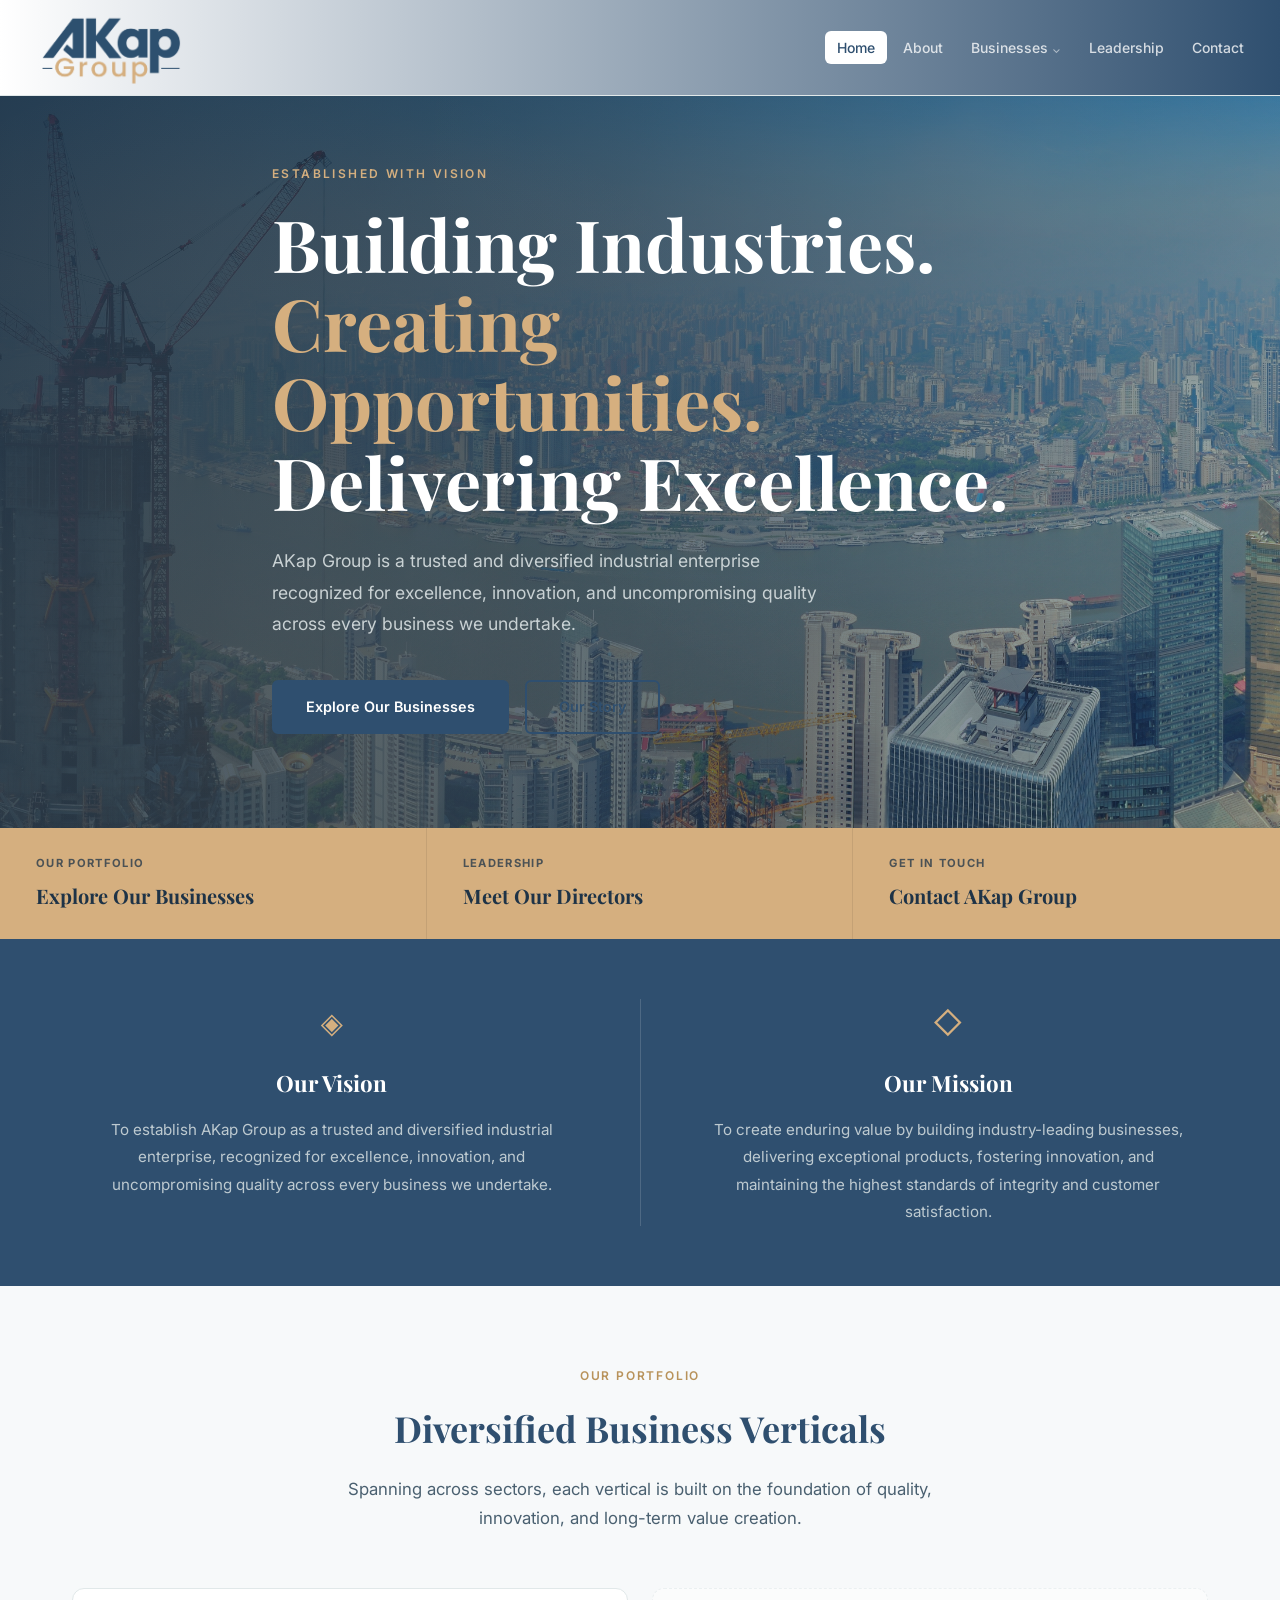
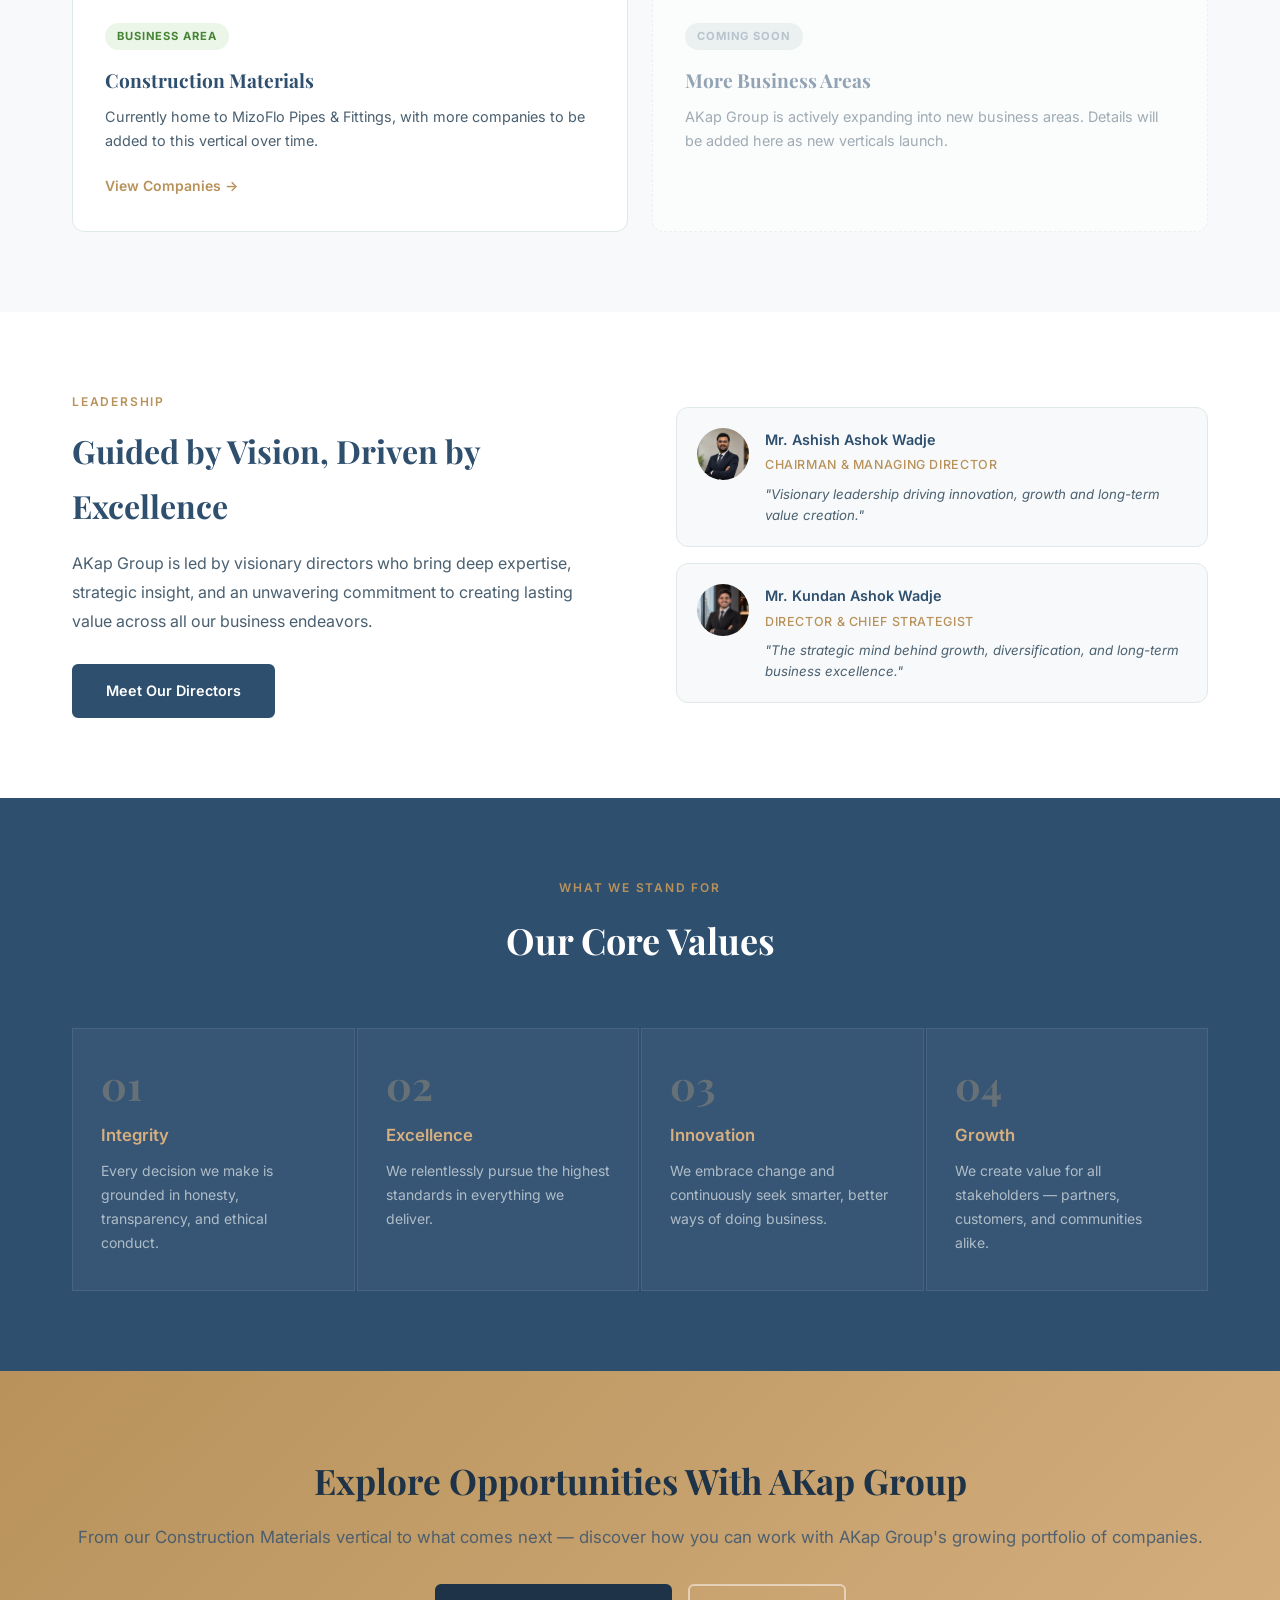
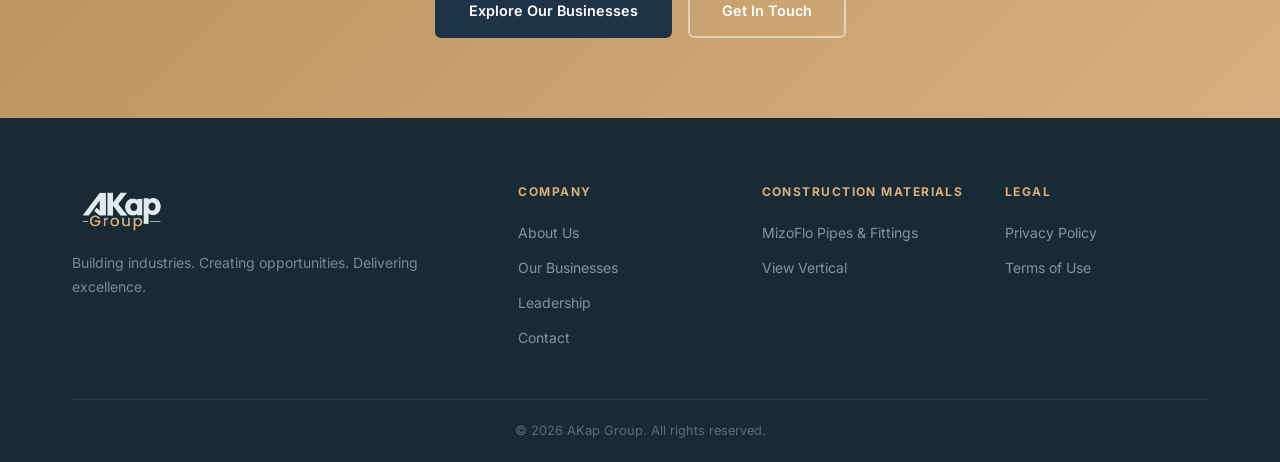
<file: index.html>
<!DOCTYPE html>
<html lang="en">
<head>
<meta charset="UTF-8">
<meta name="viewport" content="width=device-width, initial-scale=1.0">
<title>AKap Group | Building Industries, Building Nation. Creating Opportunities.</title>
<link rel="preconnect" href="https://fonts.googleapis.com">
<link href="https://fonts.googleapis.com/css2?family=Inter:wght@300;400;500;600;700&family=Playfair+Display:wght@400;600;700&display=swap" rel="stylesheet">
<link rel="stylesheet" href="style.css">
<link rel="preload" as="image" href="images/hero-home.jpg" fetchpriority="high">
</head>
<body>

<!-- Navigation -->
<nav class="navbar" id="navbar">
  <div class="nav-container">
   <a href="index.html" class="nav-logo">
    <img src="images/logo-light.png" data-img="logoLight" alt="AKap Group" class="site-logo">
</a>
    <button class="hamburger" id="hamburger" aria-label="Toggle menu">
      <span></span><span></span><span></span>
    </button>
    <ul class="nav-links" id="navLinks">
      <li><a href="index.html" class="active">Home</a></li>
      <li><a href="about.html">About</a></li>
      <li class="nav-dropdown">
        <a href="businesses.html" class="nav-dropdown-toggle">Businesses<span class="nav-dropdown-toggle-arrow">⌄</span></a>
        <div class="nav-dropdown-panel">
          <div class="nav-dropdown-area">
            <a href="construction-materials.html" class="nav-dropdown-area-link">
              <span>Construction Materials</span>
            </a>
            <button type="button" class="nav-dropdown-area-toggle" aria-expanded="false" aria-label="Show brands in Construction Materials">
              <span class="nav-dropdown-area-arrow">›</span>
            </button>
            <div class="nav-dropdown-brands">
              <a href="mizoflo.html" class="nav-dropdown-brand-link"><img src="images/mizoflo-logo.png" data-img="mizofloLogo" alt="" class="nav-dropdown-brand-logo">MizoFlo Pipes &amp; Fittings</a>
            </div>
          </div>
        </div>
      </li>
      <li><a href="directors.html">Leadership</a></li>
      <li><a href="contact.html">Contact</a></li>
    </ul>
  </div>
</nav>

<!-- Hero Section -->
<section class="hero">
  <img src="images/hero-home.jpg" data-img="heroHome" alt="" class="hero-bg-image" fetchpriority="high" onerror="this.style.display='none'">
  <div class="hero-overlay"></div>
  <div class="hero-bg-pattern"></div>
  <div class="hero-content">
    <div class="hero-eyebrow">Established with Vision</div>
    <h1 class="hero-title">
      Building Industries.<br>
      <span class="hero-title-accent">Creating Opportunities.</span><br>
      Delivering Excellence.
    </h1>
    <p class="hero-subtitle">AKap Group is a trusted and diversified industrial enterprise recognized for excellence, innovation, and uncompromising quality across every business we undertake.</p>
    <div class="hero-actions">
      <a href="businesses.html" class="btn-primary">Explore Our Businesses</a>
      <a href="about.html" class="btn-secondary">Our Story</a>
    </div>
  </div>
</section>

<!-- Hero Highlight Strip -->
<section class="hero-highlight-strip">
  <div class="hero-highlight-strip-inner">
    <a href="businesses.html" class="hero-highlight-item">
      <span class="hero-highlight-eyebrow">Our Portfolio</span>
      <span class="hero-highlight-title">Explore Our Businesses</span>
    </a>
    <a href="directors.html" class="hero-highlight-item">
      <span class="hero-highlight-eyebrow">Leadership</span>
      <span class="hero-highlight-title">Meet Our Directors</span>
    </a>
    <a href="contact.html" class="hero-highlight-item">
      <span class="hero-highlight-eyebrow">Get In Touch</span>
      <span class="hero-highlight-title">Contact AKap Group</span>
    </a>
  </div>
</section>

<!-- Mission & Vision Strip -->
<section class="mission-strip">
  <div class="container">
    <div class="mission-grid">
      <div class="mission-card">
        <div class="mission-icon">◈</div>
        <h3>Our Vision</h3>
        <p>To establish AKap Group as a trusted and diversified industrial enterprise, recognized for excellence, innovation, and uncompromising quality across every business we undertake.</p>
      </div>
      <div class="mission-divider"></div>
      <div class="mission-card">
        <div class="mission-icon">◇</div>
        <h3>Our Mission</h3>
        <p>To create enduring value by building industry-leading businesses, delivering exceptional products, fostering innovation, and maintaining the highest standards of integrity and customer satisfaction.</p>
      </div>
    </div>
  </div>
</section>

<!-- Business Verticals -->
<section class="section businesses-section">
  <div class="container">
    <div class="section-header">
      <div class="section-eyebrow">Our Portfolio</div>
      <h2>Diversified Business Verticals</h2>
      <p>Spanning across sectors, each vertical is built on the foundation of quality, innovation, and long-term value creation.</p>
    </div>
   <div class="area-grid">
  <a href="construction-materials.html" class="area-card">
    <div class="area-card-tag" style="background:rgba(95,173,65,0.12);color:#468534;">Business Area</div>
    <h3>Construction Materials</h3>
    <p>Currently home to MizoFlo Pipes &amp; Fittings, with more companies to be added to this vertical over time.</p>
    <span class="card-link">View Companies →</span>
  </a>
  <div class="area-card" style="opacity:0.5; cursor:default; pointer-events:none; border-style:dashed;">
    <div class="area-card-tag" style="background:var(--silver);color:var(--text-light);">Coming Soon</div>
    <h3>More Business Areas</h3>
    <p>AKap Group is actively expanding into new business areas. Details will be added here as new verticals launch.</p>
  </div>
</div>
  </div>
</section>

<!-- Leadership Teaser -->
<section class="section leadership-teaser">
  <div class="container">
    <div class="leadership-inner">
      <div class="leadership-text">
        <div class="section-eyebrow">Leadership</div>
        <h2>Guided by Vision, Driven by Excellence</h2>
        <p>AKap Group is led by visionary directors who bring deep expertise, strategic insight, and an unwavering commitment to creating lasting value across all our business endeavors.</p>
        <a href="directors.html" class="btn-primary">Meet Our Directors</a>
      </div>
      <div class="leadership-cards">
        <div class="leader-preview-card">
          <img src="images/ashish.png" data-img="ashish"
     class="leader-avatar-img"
     alt="Ashish">
          <div class="leader-info">
            <div class="leader-name">Mr. Ashish Ashok Wadje</div>
            <div class="leader-title">Chairman & Managing Director</div>
            <div class="leader-quote">"Visionary leadership driving innovation, growth and long-term value creation."</div>
          </div>
        </div>
        <div class="leader-preview-card">
          <img src="images/kundan.png" data-img="kundan"
     class="leader-avatar-img"
     alt="Kundan">
          <div class="leader-info">
            <div class="leader-name">Mr. Kundan Ashok Wadje</div>
            <div class="leader-title">Director & Chief Strategist</div>
            <div class="leader-quote">"The strategic mind behind growth, diversification, and long-term business excellence."</div>
          </div>
        </div>
      </div>
    </div>
  </div>
</section>

<!-- Values Section -->
<section class="section values-section">
  <div class="container">
    <div class="section-header">
      <div class="section-eyebrow">What We Stand For</div>
      <h2>Our Core Values</h2>
    </div>
    <div class="values-grid">
      <div class="value-item">
        <div class="value-number">01</div>
        <h4>Integrity</h4>
        <p>Every decision we make is grounded in honesty, transparency, and ethical conduct.</p>
      </div>
      <div class="value-item">
        <div class="value-number">02</div>
        <h4>Excellence</h4>
        <p>We relentlessly pursue the highest standards in everything we deliver.</p>
      </div>
      <div class="value-item">
        <div class="value-number">03</div>
        <h4>Innovation</h4>
        <p>We embrace change and continuously seek smarter, better ways of doing business.</p>
      </div>
      <div class="value-item">
        <div class="value-number">04</div>
        <h4>Growth</h4>
        <p>We create value for all stakeholders — partners, customers, and communities alike.</p>
      </div>
    </div>
  </div>
</section>

<!-- CTA Section -->
<section class="cta-section">
  <div class="container">
    <div class="cta-inner">
     <h2>Explore Opportunities With AKap Group</h2>
<p>From our Construction Materials vertical to what comes next — discover how you can work with AKap Group's growing portfolio of companies.</p>
<div class="cta-actions">
  <a href="businesses.html" class="btn-primary">Explore Our Businesses</a>
  <a href="contact.html" class="btn-secondary-light">Get In Touch</a>
</div>
    </div>
  </div>
</section>

<!-- Footer -->
<footer class="footer">
  <div class="container">
    <div class="footer-grid">
      <div class="footer-brand">
        <div class="footer-logo">
    <img src="images/logo-dark.png" data-img="logoDark" class="footer-logo-img" alt="AKap Group">
</div>
        <p>Building industries. Creating opportunities. Delivering excellence.</p>
      </div>
      <div class="footer-links">
        <h5>Company</h5>
        <ul>
          <li><a href="about.html">About Us</a></li>
          <li><a href="businesses.html">Our Businesses</a></li>
          <li><a href="directors.html">Leadership</a></li>
          <li><a href="contact.html">Contact</a></li>
        </ul>
      </div>
      <div class="footer-links">
        <h5>Construction Materials</h5>
        <ul>
          <li><a href="mizoflo.html">MizoFlo Pipes &amp; Fittings</a></li>
          <li><a href="construction-materials.html">View Vertical</a></li>
        </ul>
      </div>
      <div class="footer-links">
        <h5>Legal</h5>
        <ul>
          <li><a href="#">Privacy Policy</a></li>
          <li><a href="#">Terms of Use</a></li>
        </ul>
      </div>
    </div>
    <div class="footer-bottom">
      <p>© 2026 AKap Group. All rights reserved.</p>
    </div>
  </div>
</footer>

<script src="images.js"></script>
<script src="main.js"></script>
</body>
</html>
</file>
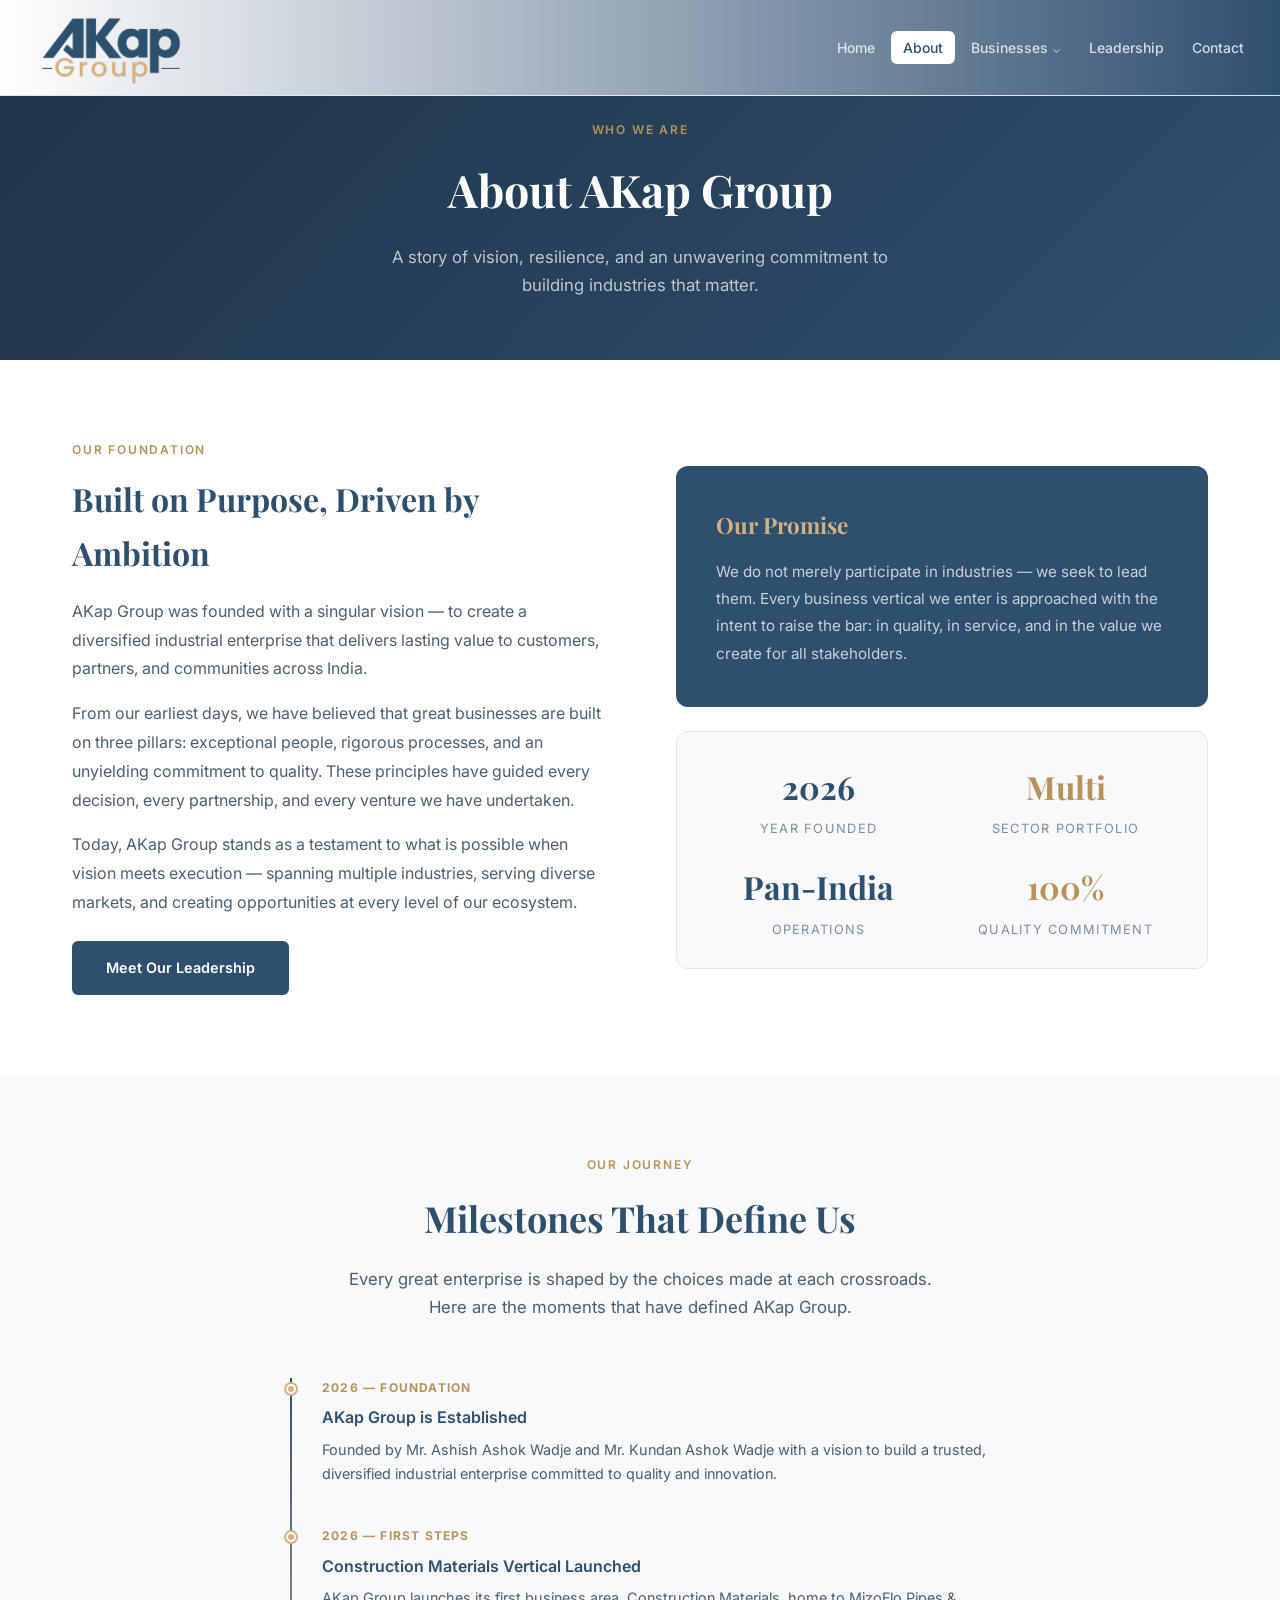
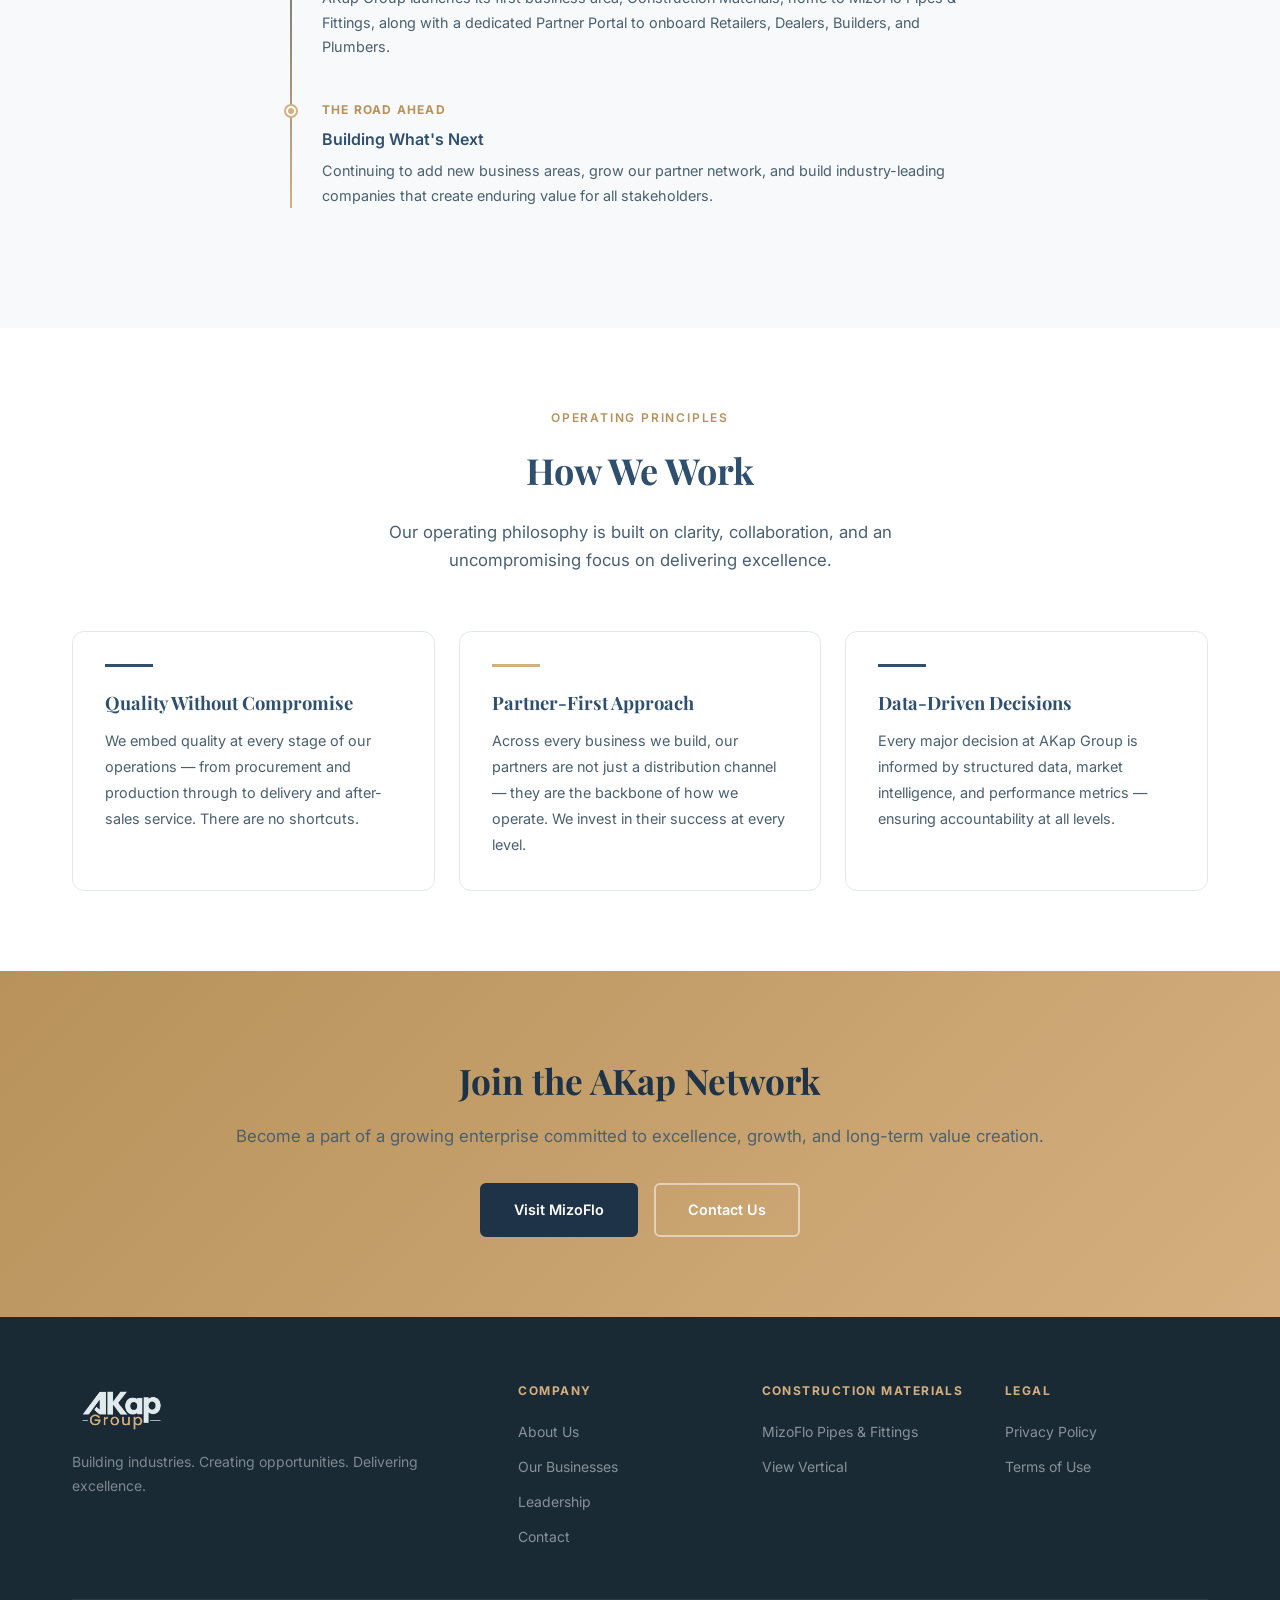
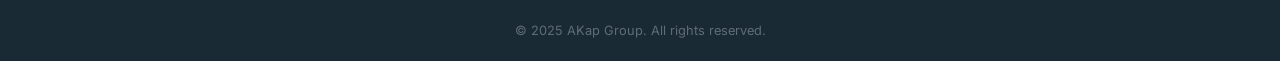
<file: about.html>
<!DOCTYPE html>
<html lang="en">
<head>
<meta charset="UTF-8">
<meta name="viewport" content="width=device-width, initial-scale=1.0">
<title>About Us | AKap Group</title>
<link rel="preconnect" href="https://fonts.googleapis.com">
<link href="https://fonts.googleapis.com/css2?family=Inter:wght@300;400;500;600;700&family=Playfair+Display:wght@400;600;700&display=swap" rel="stylesheet">
<link rel="stylesheet" href="style.css">
</head>
<body>

<nav class="navbar" id="navbar">
  <div class="nav-container">
    <a href="index.html" class="nav-logo">
    <img src="images/logo-light.png" data-img="logoLight" alt="AKap Group" class="site-logo">
</a>
    <button class="hamburger" id="hamburger" aria-label="Toggle menu"><span></span><span></span><span></span></button>
    <ul class="nav-links" id="navLinks">
      <li><a href="index.html">Home</a></li>
      <li><a href="about.html" class="active">About</a></li>
      <li class="nav-dropdown">
        <a href="businesses.html" class="nav-dropdown-toggle">Businesses<span class="nav-dropdown-toggle-arrow">⌄</span></a>
        <div class="nav-dropdown-panel">
          <div class="nav-dropdown-area">
            <a href="construction-materials.html" class="nav-dropdown-area-link">
              <span>Construction Materials</span>
            </a>
            <button type="button" class="nav-dropdown-area-toggle" aria-expanded="false" aria-label="Show brands in Construction Materials">
              <span class="nav-dropdown-area-arrow">›</span>
            </button>
            <div class="nav-dropdown-brands">
              <a href="mizoflo.html" class="nav-dropdown-brand-link"><img src="images/mizoflo-logo.png" data-img="mizofloLogo" alt="" class="nav-dropdown-brand-logo">MizoFlo Pipes &amp; Fittings</a>
            </div>
          </div>
        </div>
      </li>
      <li><a href="directors.html">Leadership</a></li>
      <li><a href="contact.html">Contact</a></li>
    </ul>
  </div>
</nav>

<section class="page-hero">
  <div class="container">
    <div class="section-eyebrow">Who We Are</div>
    <h1>About AKap Group</h1>
    <p>A story of vision, resilience, and an unwavering commitment to building industries that matter.</p>
  </div>
</section>

<section class="section">
  <div class="container">
    <div class="about-intro">
      <div class="about-text">
        <div class="section-eyebrow">Our Foundation</div>
        <h2>Built on Purpose, Driven by Ambition</h2>
        <p>AKap Group was founded with a singular vision — to create a diversified industrial enterprise that delivers lasting value to customers, partners, and communities across India.</p>
        <p>From our earliest days, we have believed that great businesses are built on three pillars: exceptional people, rigorous processes, and an unyielding commitment to quality. These principles have guided every decision, every partnership, and every venture we have undertaken.</p>
        <p>Today, AKap Group stands as a testament to what is possible when vision meets execution — spanning multiple industries, serving diverse markets, and creating opportunities at every level of our ecosystem.</p>
        <a href="directors.html" class="btn-primary" style="margin-top: 8px;">Meet Our Leadership</a>
      </div>
      <div>
        <div class="about-highlight">
          <h3>Our Promise</h3>
          <p>We do not merely participate in industries — we seek to lead them. Every business vertical we enter is approached with the intent to raise the bar: in quality, in service, and in the value we create for all stakeholders.</p>
        </div>
        <div style="margin-top: 24px; background: var(--off-white); border: 1px solid var(--silver); border-radius: var(--radius-md); padding: 28px;">
          <div style="display: grid; grid-template-columns: 1fr 1fr; gap: 20px; text-align: center;">
            <div>
              <div style="font-family: var(--font-display); font-size: 2rem; font-weight: 700; color: var(--navy);">2026</div>
              <div style="font-size: 0.8rem; color: var(--text-light); text-transform: uppercase; letter-spacing: 0.1em; margin-top: 4px;">Year Founded</div>
            </div>
            <div>
              <div style="font-family: var(--font-display); font-size: 2rem; font-weight: 700; color: var(--gold-dark);">Multi</div>
              <div style="font-size: 0.8rem; color: var(--text-light); text-transform: uppercase; letter-spacing: 0.1em; margin-top: 4px;">Sector Portfolio</div>
            </div>
            <div>
              <div style="font-family: var(--font-display); font-size: 2rem; font-weight: 700; color: var(--navy);">Pan-India</div>
              <div style="font-size: 0.8rem; color: var(--text-light); text-transform: uppercase; letter-spacing: 0.1em; margin-top: 4px;">Operations</div>
            </div>
            <div>
              <div style="font-family: var(--font-display); font-size: 2rem; font-weight: 700; color: var(--gold-dark);">100%</div>
              <div style="font-size: 0.8rem; color: var(--text-light); text-transform: uppercase; letter-spacing: 0.1em; margin-top: 4px;">Quality Commitment</div>
            </div>
          </div>
        </div>
      </div>
    </div>
  </div>
</section>

<section class="section" style="background: var(--off-white);">
  <div class="container">
    <div class="section-header">
      <div class="section-eyebrow">Our Journey</div>
      <h2>Milestones That Define Us</h2>
      <p>Every great enterprise is shaped by the choices made at each crossroads. Here are the moments that have defined AKap Group.</p>
    </div>
    <div style="max-width: 700px; margin: 0 auto;">
      <div class="timeline">
        <div class="timeline-item">
  <div class="timeline-year">2026 — Foundation</div>
  <h4>AKap Group is Established</h4>
  <p>Founded by Mr. Ashish Ashok Wadje and Mr. Kundan Ashok Wadje with a vision to build a trusted, diversified industrial enterprise committed to quality and innovation.</p>
</div>
<div class="timeline-item">
  <div class="timeline-year">2026 — First Steps</div>
  <h4>Construction Materials Vertical Launched</h4>
  <p>AKap Group launches its first business area, Construction Materials, home to MizoFlo Pipes &amp; Fittings, along with a dedicated Partner Portal to onboard Retailers, Dealers, Builders, and Plumbers.</p>
</div>
<div class="timeline-item">
  <div class="timeline-year">The Road Ahead</div>
  <h4>Building What's Next</h4>
  <p>Continuing to add new business areas, grow our partner network, and build industry-leading companies that create enduring value for all stakeholders.</p>
</div>
      </div>
    </div>
  </div>
</section>

<section class="section">
  <div class="container">
    <div class="section-header">
      <div class="section-eyebrow">Operating Principles</div>
      <h2>How We Work</h2>
      <p>Our operating philosophy is built on clarity, collaboration, and an uncompromising focus on delivering excellence.</p>
    </div>
    <div style="display: grid; grid-template-columns: repeat(auto-fit, minmax(280px, 1fr)); gap: 24px;">
      <div style="background: var(--white); border: 1px solid var(--silver); border-radius: var(--radius-md); padding: 32px;">
        <div style="width: 48px; height: 3px; background: var(--navy); margin-bottom: 20px;"></div>
        <h4 style="font-family: var(--font-display); font-size: 1.15rem; color: var(--navy); margin-bottom: 10px;">Quality Without Compromise</h4>
        <p style="font-size: 0.9rem; color: var(--text-mid); line-height: 1.8;">We embed quality at every stage of our operations — from procurement and production through to delivery and after-sales service. There are no shortcuts.</p>
      </div>
      <div style="background: var(--white); border: 1px solid var(--silver); border-radius: var(--radius-md); padding: 32px;">
        <div style="width: 48px; height: 3px; background: var(--gold); margin-bottom: 20px;"></div>
        <h4 style="font-family: var(--font-display); font-size: 1.15rem; color: var(--navy); margin-bottom: 10px;">Partner-First Approach</h4>
        <p style="font-size: 0.9rem; color: var(--text-mid); line-height: 1.8;">Across every business we build, our partners are not just a distribution channel — they are the backbone of how we operate. We invest in their success at every level.</p>
      </div>
      <div style="background: var(--white); border: 1px solid var(--silver); border-radius: var(--radius-md); padding: 32px;">
        <div style="width: 48px; height: 3px; background: var(--navy); margin-bottom: 20px;"></div>
        <h4 style="font-family: var(--font-display); font-size: 1.15rem; color: var(--navy); margin-bottom: 10px;">Data-Driven Decisions</h4>
        <p style="font-size: 0.9rem; color: var(--text-mid); line-height: 1.8;">Every major decision at AKap Group is informed by structured data, market intelligence, and performance metrics — ensuring accountability at all levels.</p>
      </div>
    </div>
  </div>
</section>

<section class="cta-section">
  <div class="container">
    <div class="cta-inner">
      <h2>Join the AKap Network</h2>
      <p>Become a part of a growing enterprise committed to excellence, growth, and long-term value creation.</p>
      <div class="cta-actions">
        <a href="mizoflo.html" class="btn-primary">Visit MizoFlo</a>
        <a href="contact.html" class="btn-secondary-light">Contact Us</a>
      </div>
    </div>
  </div>
</section>

<footer class="footer">
  <div class="container">
    <div class="footer-grid">
      <div class="footer-brand">
       <div class="footer-logo">
    <img src="images/logo-dark.png" data-img="logoDark" class="footer-logo-img" alt="AKap Group">
</div>
        <p>Building industries. Creating opportunities. Delivering excellence.</p>
      </div>
      <div class="footer-links"><h5>Company</h5><ul><li><a href="about.html">About Us</a></li><li><a href="businesses.html">Our Businesses</a></li><li><a href="directors.html">Leadership</a></li><li><a href="contact.html">Contact</a></li></ul></div>
      <div class="footer-links"><h5>Construction Materials</h5><ul><li><a href="mizoflo.html">MizoFlo Pipes &amp; Fittings</a></li><li><a href="construction-materials.html">View Vertical</a></li></ul></div>
      <div class="footer-links"><h5>Legal</h5><ul><li><a href="#">Privacy Policy</a></li><li><a href="#">Terms of Use</a></li></ul></div>
    </div>
    <div class="footer-bottom"><p>© 2025 AKap Group. All rights reserved.</p></div>
  </div>
</footer>

<script src="images.js"></script>
<script src="main.js"></script>
</body>
</html>
</file>
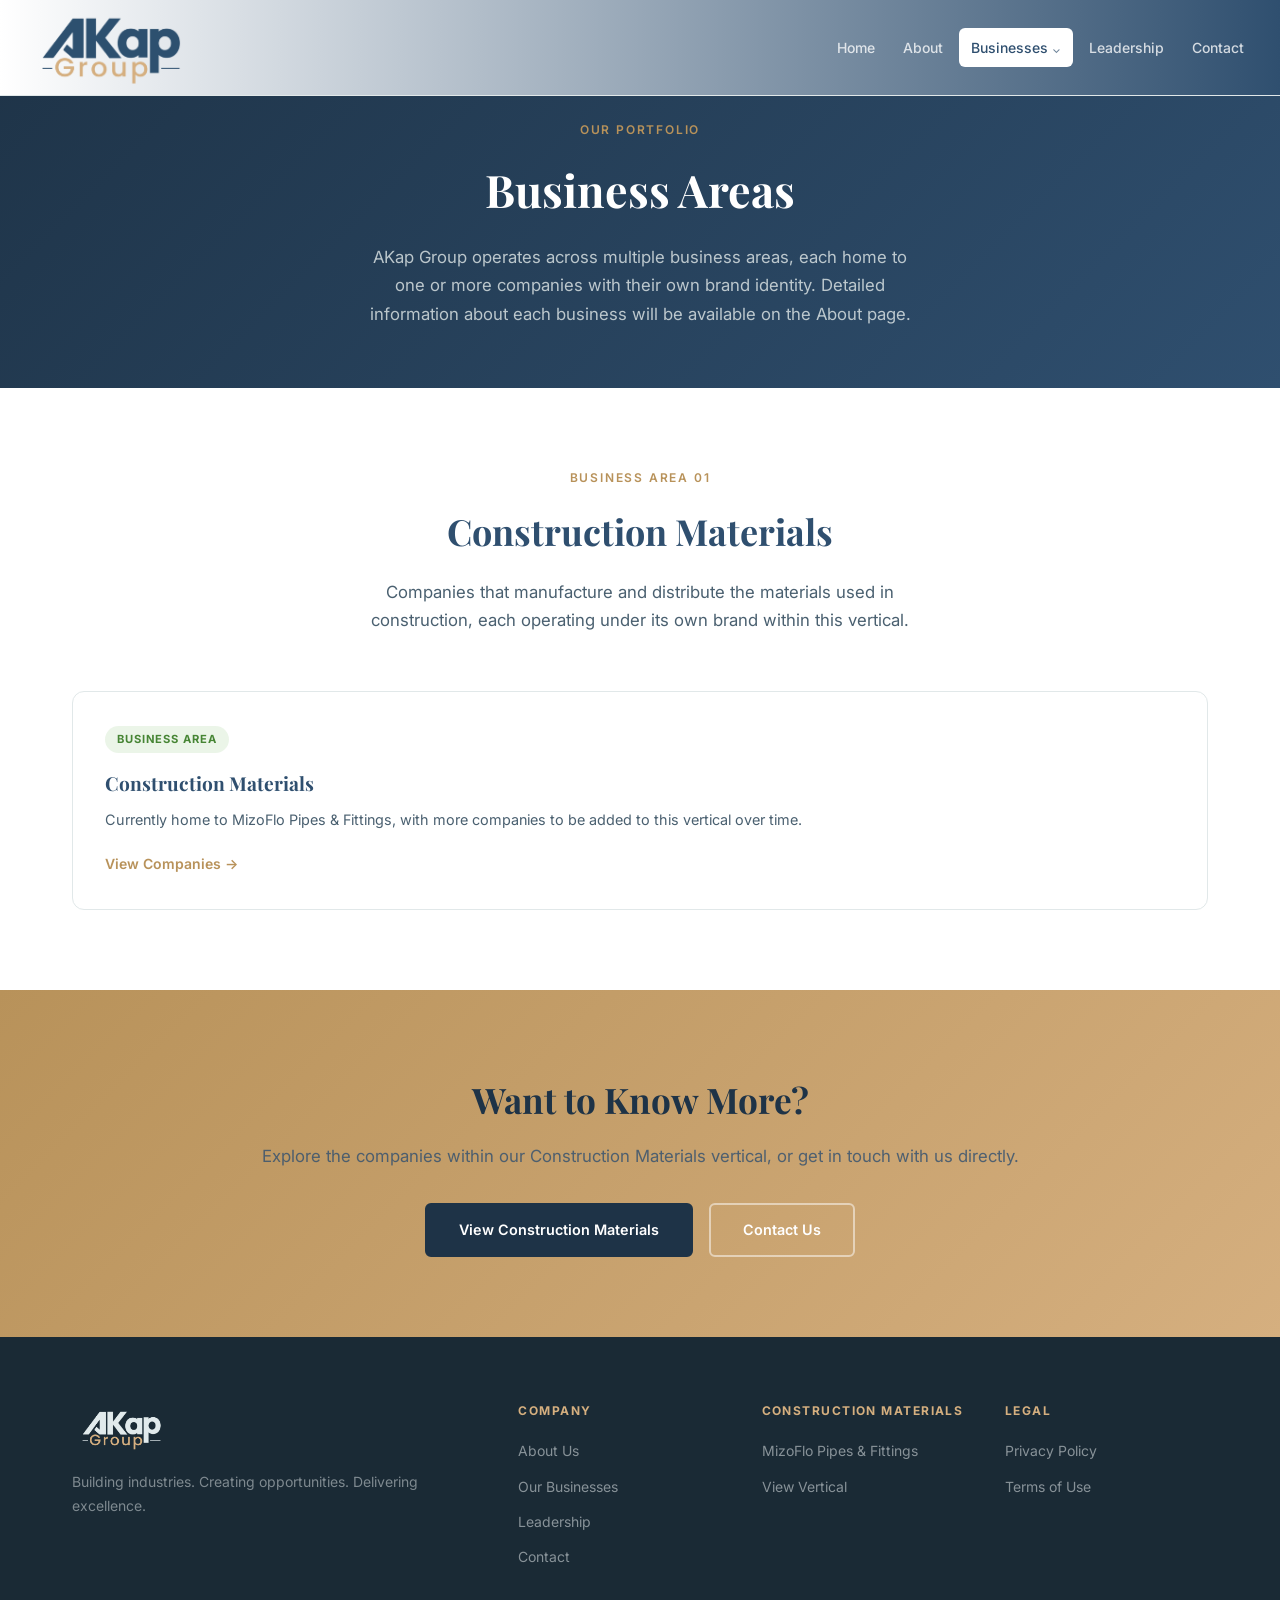
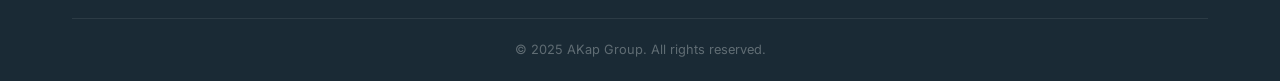
<file: businesses.html>
<!DOCTYPE html>
<html lang="en">
<head>
<meta charset="UTF-8">
<meta name="viewport" content="width=device-width, initial-scale=1.0">
<title>Business Areas | AKap Group</title>
<link rel="preconnect" href="https://fonts.googleapis.com">
<link href="https://fonts.googleapis.com/css2?family=Inter:wght@300;400;500;600;700&family=Playfair+Display:wght@400;600;700&display=swap" rel="stylesheet">
<link rel="stylesheet" href="style.css">
</head>
<body>

<nav class="navbar" id="navbar">
  <div class="nav-container">
    <a href="index.html" class="nav-logo">
    <img src="images/logo-light.png" data-img="logoLight" alt="AKap Group" class="site-logo">
</a>
    <button class="hamburger" id="hamburger" aria-label="Toggle menu"><span></span><span></span><span></span></button>
    <ul class="nav-links" id="navLinks">
      <li><a href="index.html">Home</a></li>
      <li><a href="about.html">About</a></li>
      <li class="nav-dropdown">
        <a href="businesses.html" class="nav-dropdown-toggle active">Businesses<span class="nav-dropdown-toggle-arrow">⌄</span></a>
        <div class="nav-dropdown-panel">
          <div class="nav-dropdown-area">
            <a href="construction-materials.html" class="nav-dropdown-area-link">
              <span>Construction Materials</span>
            </a>
            <button type="button" class="nav-dropdown-area-toggle" aria-expanded="false" aria-label="Show brands in Construction Materials">
              <span class="nav-dropdown-area-arrow">›</span>
            </button>
            <div class="nav-dropdown-brands">
              <a href="mizoflo.html" class="nav-dropdown-brand-link"><img src="images/mizoflo-logo.png" data-img="mizofloLogo" alt="" class="nav-dropdown-brand-logo">MizoFlo Pipes &amp; Fittings</a>
            </div>
          </div>
        </div>
      </li>
      <li><a href="directors.html">Leadership</a></li>
      <li><a href="contact.html">Contact</a></li>
    </ul>
  </div>
</nav>

<section class="page-hero">
  <div class="container">
    <div class="section-eyebrow">Our Portfolio</div>
    <h1>Business Areas</h1>
    <p>AKap Group operates across multiple business areas, each home to one or more companies with their own brand identity. Detailed information about each business will be available on the About page.</p>
  </div>
</section>

<section class="section">
  <div class="container">
    <div class="section-header">
      <div class="section-eyebrow">Business Area 01</div>
      <h2>Construction Materials</h2>
      <p>Companies that manufacture and distribute the materials used in construction, each operating under its own brand within this vertical.</p>
    </div>
    <div class="area-grid">
      <a href="construction-materials.html" class="area-card">
        <div class="area-card-tag" style="background:rgba(95,173,65,0.12);color:#468534;">Business Area</div>
        <h3>Construction Materials</h3>
        <p>Currently home to MizoFlo Pipes &amp; Fittings, with more companies to be added to this vertical over time.</p>
        <span class="card-link">View Companies →</span>
      </a>
    </div>
  </div>
</section>

<section class="cta-section">
  <div class="container">
    <div class="cta-inner">
      <h2>Want to Know More?</h2>
      <p>Explore the companies within our Construction Materials vertical, or get in touch with us directly.</p>
      <div class="cta-actions">
        <a href="construction-materials.html" class="btn-primary">View Construction Materials</a>
        <a href="contact.html" class="btn-secondary-light">Contact Us</a>
      </div>
    </div>
  </div>
</section>

<footer class="footer">
  <div class="container">
    <div class="footer-grid">
      <div class="footer-brand">
        <div class="footer-logo">
    <img src="images/logo-dark.png" data-img="logoDark" class="footer-logo-img" alt="AKap Group">
</div>
        <p>Building industries. Creating opportunities. Delivering excellence.</p>
      </div>
      <div class="footer-links"><h5>Company</h5><ul><li><a href="about.html">About Us</a></li><li><a href="businesses.html">Our Businesses</a></li><li><a href="directors.html">Leadership</a></li><li><a href="contact.html">Contact</a></li></ul></div>
      <div class="footer-links"><h5>Construction Materials</h5><ul><li><a href="mizoflo.html">MizoFlo Pipes &amp; Fittings</a></li><li><a href="construction-materials.html">View Vertical</a></li></ul></div>
      <div class="footer-links"><h5>Legal</h5><ul><li><a href="#">Privacy Policy</a></li><li><a href="#">Terms of Use</a></li></ul></div>
    </div>
    <div class="footer-bottom"><p>© 2025 AKap Group. All rights reserved.</p></div>
  </div>
</footer>

<script src="images.js"></script>
<script src="main.js"></script>
</body>
</html>
</file>
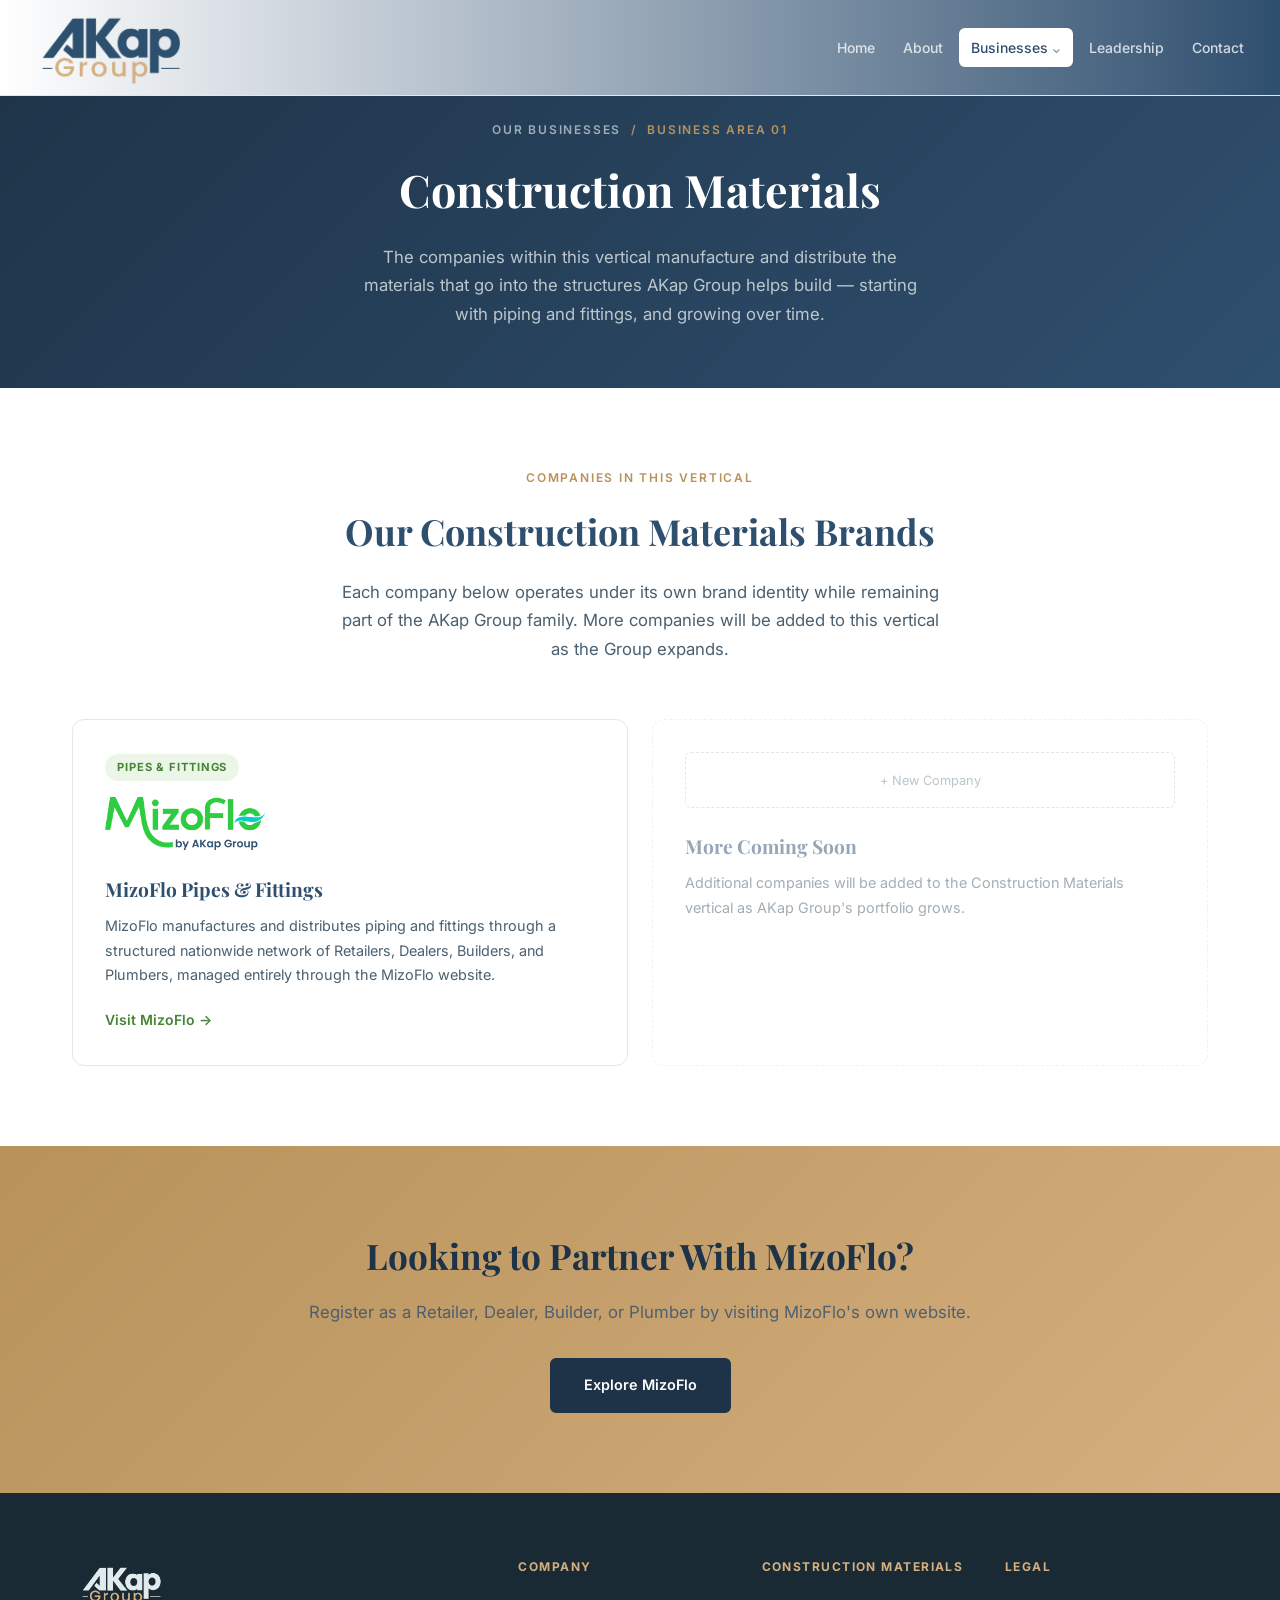
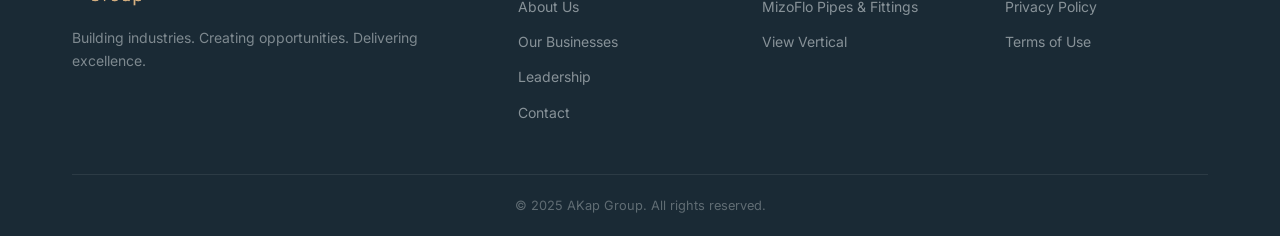
<file: construction-materials.html>
<!DOCTYPE html>
<html lang="en">
<head>
<meta charset="UTF-8">
<meta name="viewport" content="width=device-width, initial-scale=1.0">
<title>Construction Materials | AKap Group</title>
<link rel="preconnect" href="https://fonts.googleapis.com">
<link href="https://fonts.googleapis.com/css2?family=Inter:wght@300;400;500;600;700&family=Playfair+Display:wght@400;600;700&display=swap" rel="stylesheet">
<link rel="stylesheet" href="style.css">
</head>
<body>

<nav class="navbar" id="navbar">
  <div class="nav-container">
    <a href="index.html" class="nav-logo">
    <img src="images/logo-light.png" data-img="logoLight" alt="AKap Group" class="site-logo">
</a>
    <button class="hamburger" id="hamburger" aria-label="Toggle menu"><span></span><span></span><span></span></button>
    <ul class="nav-links" id="navLinks">
      <li><a href="index.html">Home</a></li>
      <li><a href="about.html">About</a></li>
      <li class="nav-dropdown">
        <a href="businesses.html" class="nav-dropdown-toggle active">Businesses<span class="nav-dropdown-toggle-arrow">⌄</span></a>
        <div class="nav-dropdown-panel">
          <div class="nav-dropdown-area">
            <a href="construction-materials.html" class="nav-dropdown-area-link">
              <span>Construction Materials</span>
            </a>
            <button type="button" class="nav-dropdown-area-toggle" aria-expanded="false" aria-label="Show brands in Construction Materials">
              <span class="nav-dropdown-area-arrow">›</span>
            </button>
            <div class="nav-dropdown-brands">
              <a href="mizoflo.html" class="nav-dropdown-brand-link"><img src="images/mizoflo-logo.png" data-img="mizofloLogo" alt="" class="nav-dropdown-brand-logo">MizoFlo Pipes &amp; Fittings</a>
            </div>
          </div>
        </div>
      </li>
      <li><a href="directors.html">Leadership</a></li>
      <li><a href="contact.html">Contact</a></li>
    </ul>
  </div>
</nav>

<section class="page-hero">
  <div class="container">
    <div class="section-eyebrow"><a href="businesses.html" style="color:rgba(225,232,233,0.65);text-decoration:none;">Our Businesses</a> &nbsp;/&nbsp; Business Area 01</div>
    <h1>Construction Materials</h1>
    <p>The companies within this vertical manufacture and distribute the materials that go into the structures AKap Group helps build — starting with piping and fittings, and growing over time.</p>
  </div>
</section>

<section class="section">
  <div class="container">
    <div class="section-header">
      <div class="section-eyebrow">Companies in This Vertical</div>
      <h2>Our Construction Materials Brands</h2>
      <p>Each company below operates under its own brand identity while remaining part of the AKap Group family. More companies will be added to this vertical as the Group expands.</p>
    </div>

    <div class="area-grid">
      <a href="mizoflo.html" class="area-card">
        <div class="area-card-tag" style="background:rgba(95,173,65,0.12);color:#468534;">Pipes &amp; Fittings</div>
        <div class="area-card-logo-wrap">
          <img src="images/mizoflo-logo.png" data-img="mizofloLogo" alt="MizoFlo Pipes and Fittings" class="area-card-logo">
        </div>
        <h3>MizoFlo Pipes &amp; Fittings</h3>
        <p>MizoFlo manufactures and distributes piping and fittings through a structured nationwide network of Retailers, Dealers, Builders, and Plumbers, managed entirely through the MizoFlo website.</p>
        <span class="card-link" style="color:#468534;">Visit MizoFlo →</span>
      </a>

      <!-- Future companies in this vertical will appear here as additional .area-card blocks -->
      <div class="area-card" style="opacity:0.5; cursor:default; pointer-events:none; border-style:dashed;">
        <div class="area-card-logo-wrap">
          <div style="width:100%;height:100%;display:flex;align-items:center;justify-content:center;border:1px dashed var(--silver-dark);border-radius:var(--radius-sm);color:var(--text-light);font-size:0.8rem;">+ New Company</div>
        </div>
        <h3>More Coming Soon</h3>
        <p>Additional companies will be added to the Construction Materials vertical as AKap Group's portfolio grows.</p>
      </div>
    </div>
  </div>
</section>

<section class="cta-section">
  <div class="container">
    <div class="cta-inner">
      <h2>Looking to Partner With MizoFlo?</h2>
      <p>Register as a Retailer, Dealer, Builder, or Plumber by visiting MizoFlo's own website.</p>
      <div class="cta-actions">
        <a href="mizoflo.html" class="btn-primary">Explore MizoFlo</a>
      </div>
    </div>
  </div>
</section>

<footer class="footer">
  <div class="container">
    <div class="footer-grid">
      <div class="footer-brand">
        <div class="footer-logo">
    <img src="images/logo-dark.png" data-img="logoDark" class="footer-logo-img" alt="AKap Group">
</div>
        <p>Building industries. Creating opportunities. Delivering excellence.</p>
      </div>
      <div class="footer-links"><h5>Company</h5><ul><li><a href="about.html">About Us</a></li><li><a href="businesses.html">Our Businesses</a></li><li><a href="directors.html">Leadership</a></li><li><a href="contact.html">Contact</a></li></ul></div>
      <div class="footer-links"><h5>Construction Materials</h5><ul><li><a href="mizoflo.html">MizoFlo Pipes &amp; Fittings</a></li><li><a href="construction-materials.html">View Vertical</a></li></ul></div>
      <div class="footer-links"><h5>Legal</h5><ul><li><a href="#">Privacy Policy</a></li><li><a href="#">Terms of Use</a></li></ul></div>
    </div>
    <div class="footer-bottom"><p>© 2025 AKap Group. All rights reserved.</p></div>
  </div>
</footer>

<script src="images.js"></script>
<script src="main.js"></script>
</body>
</html>
</file>
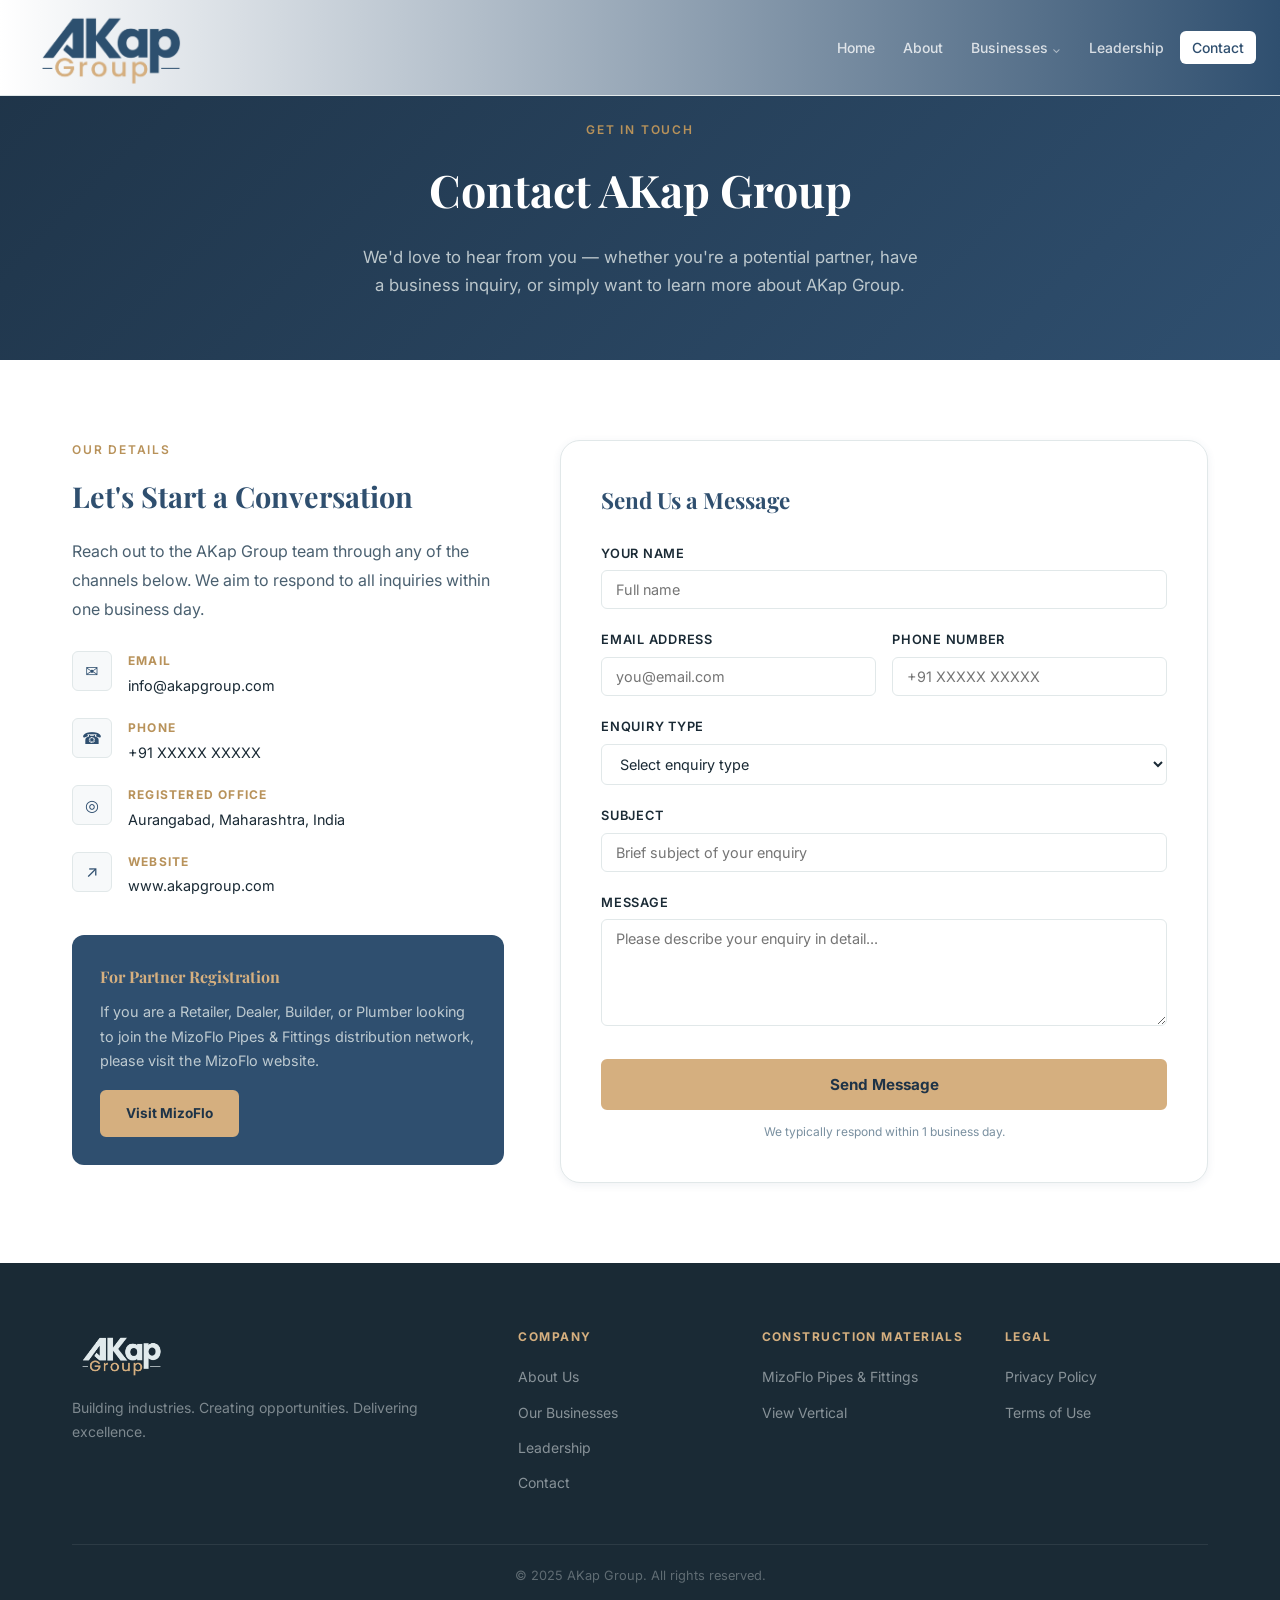
<file: contact.html>
<!DOCTYPE html>
<html lang="en">
<head>
<meta charset="UTF-8">
<meta name="viewport" content="width=device-width, initial-scale=1.0">
<title>Contact | AKap Group</title>
<link rel="preconnect" href="https://fonts.googleapis.com">
<link href="https://fonts.googleapis.com/css2?family=Inter:wght@300;400;500;600;700&family=Playfair+Display:wght@400;600;700&display=swap" rel="stylesheet">
<link rel="stylesheet" href="style.css">
</head>
<body>

<nav class="navbar" id="navbar">
  <div class="nav-container">
    <a href="index.html" class="nav-logo">
    <img src="images/logo-light.png" data-img="logoLight" alt="AKap Group" class="site-logo">
</a>
    <button class="hamburger" id="hamburger" aria-label="Toggle menu"><span></span><span></span><span></span></button>
    <ul class="nav-links" id="navLinks">
      <li><a href="index.html">Home</a></li>
      <li><a href="about.html">About</a></li>
      <li class="nav-dropdown">
        <a href="businesses.html" class="nav-dropdown-toggle">Businesses<span class="nav-dropdown-toggle-arrow">⌄</span></a>
        <div class="nav-dropdown-panel">
          <div class="nav-dropdown-area">
            <a href="construction-materials.html" class="nav-dropdown-area-link">
              <span>Construction Materials</span>
            </a>
            <button type="button" class="nav-dropdown-area-toggle" aria-expanded="false" aria-label="Show brands in Construction Materials">
              <span class="nav-dropdown-area-arrow">›</span>
            </button>
            <div class="nav-dropdown-brands">
              <a href="mizoflo.html" class="nav-dropdown-brand-link"><img src="images/mizoflo-logo.png" data-img="mizofloLogo" alt="" class="nav-dropdown-brand-logo">MizoFlo Pipes &amp; Fittings</a>
            </div>
          </div>
        </div>
      </li>
      <li><a href="directors.html">Leadership</a></li>
      <li><a href="contact.html" class="active">Contact</a></li>
    </ul>
  </div>
</nav>

<section class="page-hero">
  <div class="container">
    <div class="section-eyebrow">Get In Touch</div>
    <h1>Contact AKap Group</h1>
    <p>We'd love to hear from you — whether you're a potential partner, have a business inquiry, or simply want to learn more about AKap Group.</p>
  </div>
</section>

<section class="section">
  <div class="container">
    <div class="contact-grid">
      <div class="contact-info">
        <div class="section-eyebrow">Our Details</div>
        <h2>Let's Start a Conversation</h2>
        <p>Reach out to the AKap Group team through any of the channels below. We aim to respond to all inquiries within one business day.</p>

        <div class="contact-item">
          <div class="contact-item-icon">✉</div>
          <div>
            <div class="contact-item-label">Email</div>
            <div class="contact-item-value">info@akapgroup.com</div>
          </div>
        </div>
        <div class="contact-item">
          <div class="contact-item-icon">☎</div>
          <div>
            <div class="contact-item-label">Phone</div>
            <div class="contact-item-value">+91 XXXXX XXXXX</div>
          </div>
        </div>
        <div class="contact-item">
          <div class="contact-item-icon">◎</div>
          <div>
            <div class="contact-item-label">Registered Office</div>
            <div class="contact-item-value">Aurangabad, Maharashtra, India</div>
          </div>
        </div>
        <div class="contact-item">
          <div class="contact-item-icon">↗</div>
          <div>
            <div class="contact-item-label">Website</div>
            <div class="contact-item-value">www.akapgroup.com</div>
          </div>
        </div>

        <div style="margin-top:36px;background:var(--navy);border-radius:var(--radius-md);padding:28px;">
          <h4 style="font-family:var(--font-display);color:var(--gold);margin-bottom:10px;">For Partner Registration</h4>
          <p style="font-size:0.9rem;color:rgba(225,232,233,0.8);line-height:1.7;margin-bottom:16px;">If you are a Retailer, Dealer, Builder, or Plumber looking to join the MizoFlo Pipes &amp; Fittings distribution network, please visit the MizoFlo website.</p>
          <a href="mizoflo.html" class="btn-gold" style="font-size:0.85rem;padding:10px 24px;">Visit MizoFlo</a>
        </div>
      </div>

      <div class="contact-form-wrap">
        <h3>Send Us a Message</h3>
        <div class="form-group">
          <label class="form-label">Your Name</label>
          <input class="form-input" type="text" id="cName" placeholder="Full name">
        </div>
        <div class="form-grid">
          <div class="form-group">
            <label class="form-label">Email Address</label>
            <input class="form-input" type="email" id="cEmail" placeholder="you@email.com">
          </div>
          <div class="form-group">
            <label class="form-label">Phone Number</label>
            <input class="form-input" type="tel" id="cPhone" placeholder="+91 XXXXX XXXXX">
          </div>
        </div>
        <div class="form-group">
          <label class="form-label">Enquiry Type</label>
         <select class="form-select" id="cType">
  <option value="">Select enquiry type</option>
  <option>Business Partnership</option>
  <option>Investor Relations</option>
  <option>Media / Press</option>
  <option>General Enquiry</option>
  <option>Other</option>
</select>
        </div>
        <div class="form-group">
          <label class="form-label">Subject</label>
          <input class="form-input" type="text" id="cSubject" placeholder="Brief subject of your enquiry">
        </div>
        <div class="form-group">
          <label class="form-label">Message</label>
          <textarea class="form-input" id="cMessage" rows="5" placeholder="Please describe your enquiry in detail..." style="resize:vertical;"></textarea>
        </div>
        <button class="btn-gold" onclick="submitContact()" style="width:100%;padding:14px;font-size:0.95rem;margin-top:4px;">Send Message</button>
        <p style="font-size:0.75rem;color:var(--text-light);margin-top:12px;text-align:center;">We typically respond within 1 business day.</p>
      </div>
    </div>
  </div>
</section>

<div class="toast" id="toast"></div>

<footer class="footer">
  <div class="container">
    <div class="footer-grid">
      <div class="footer-brand">
        <div class="footer-logo">
    <img src="images/logo-dark.png" data-img="logoDark" class="footer-logo-img" alt="AKap Group">
</div>
        <p>Building industries. Creating opportunities. Delivering excellence.</p>
      </div>
      <div class="footer-links"><h5>Company</h5><ul><li><a href="about.html">About Us</a></li><li><a href="businesses.html">Our Businesses</a></li><li><a href="directors.html">Leadership</a></li><li><a href="contact.html">Contact</a></li></ul></div>
      <div class="footer-links"><h5>Construction Materials</h5><ul><li><a href="mizoflo.html">MizoFlo Pipes &amp; Fittings</a></li><li><a href="construction-materials.html">View Vertical</a></li></ul></div>
      <div class="footer-links"><h5>Legal</h5><ul><li><a href="#">Privacy Policy</a></li><li><a href="#">Terms of Use</a></li></ul></div>
    </div>
    <div class="footer-bottom"><p>© 2025 AKap Group. All rights reserved.</p></div>
  </div>
</footer>

<script src="images.js"></script>
<script src="main.js"></script>
<script>
function submitContact() {
  const name = document.getElementById('cName').value.trim();
  const email = document.getElementById('cEmail').value.trim();
  const msg = document.getElementById('cMessage').value.trim();
  if (!name || !email || !msg) {
    showToast('Please fill Name, Email and Message.', true);
    return;
  }
  const t = document.getElementById('toast');
  t.textContent = 'Message sent! We\'ll get back to you shortly.';
  t.className = 'toast';
  t.classList.add('show');
  setTimeout(() => t.classList.remove('show'), 4000);
  ['cName','cEmail','cPhone','cType','cSubject','cMessage'].forEach(id => { document.getElementById(id).value = ''; });
}
function showToast(msg, err) {
  const t = document.getElementById('toast');
  t.textContent = msg;
  t.className = 'toast' + (err ? ' toast-gold' : '');
  t.classList.add('show');
  setTimeout(() => t.classList.remove('show'), 3000);
}
</script>
</body>
</html>
</file>
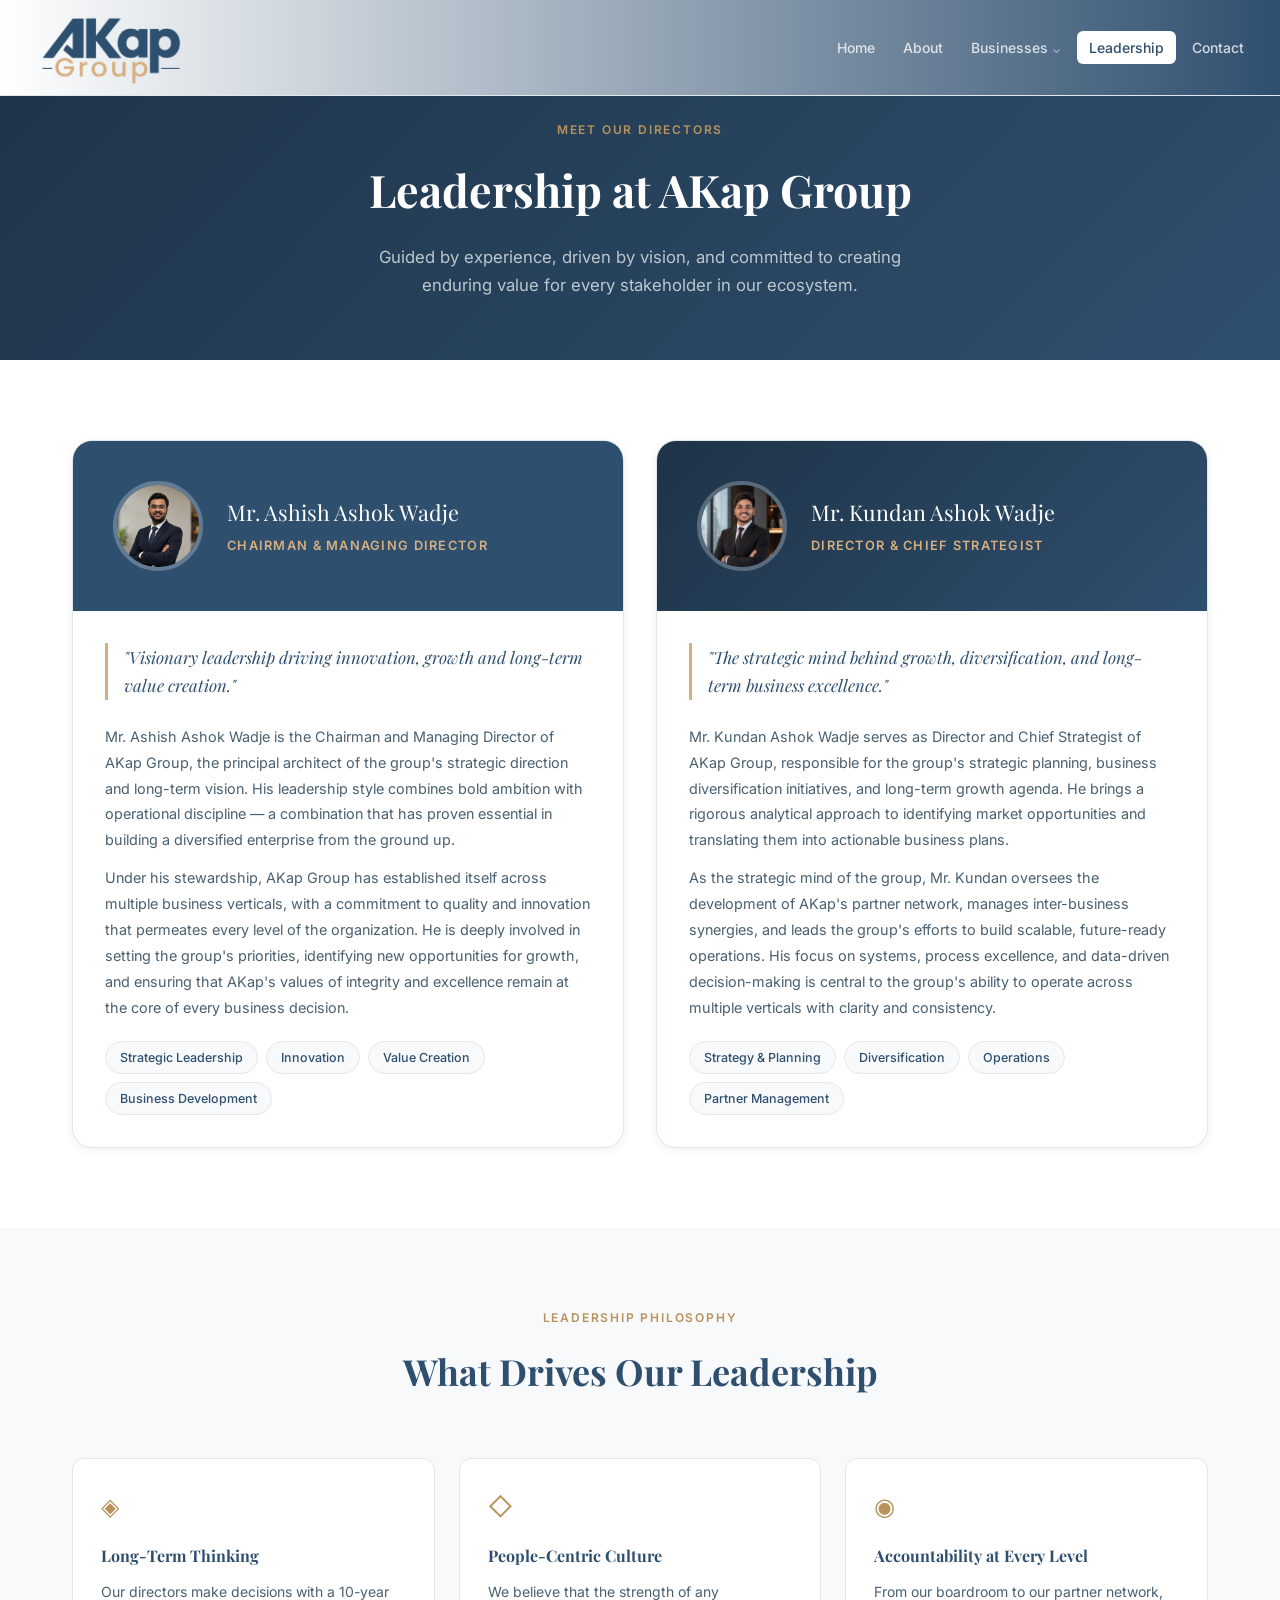
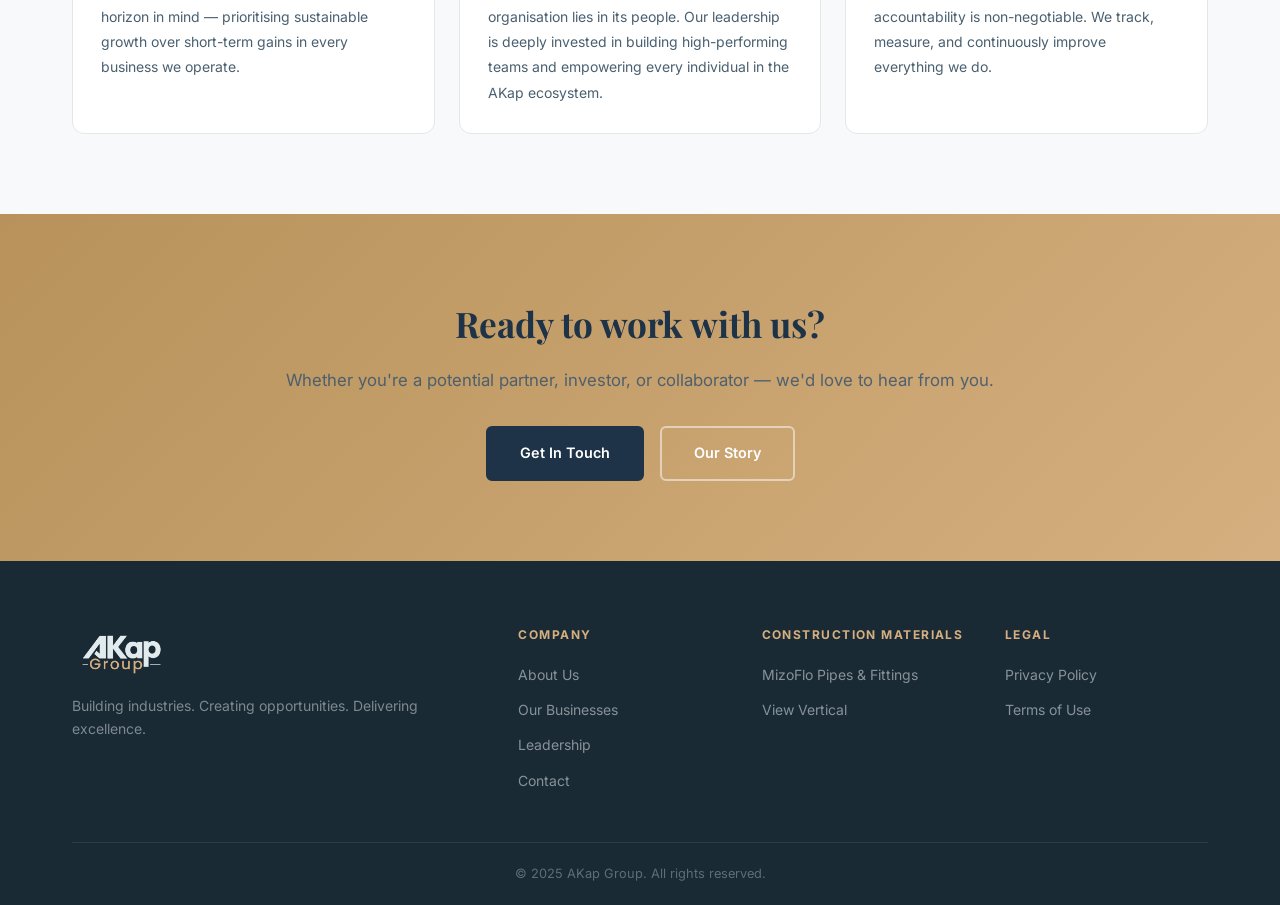
<file: directors.html>
<!DOCTYPE html>
<html lang="en">
<head>
<meta charset="UTF-8">
<meta name="viewport" content="width=device-width, initial-scale=1.0">
<title>Leadership | AKap Group</title>
<link rel="preconnect" href="https://fonts.googleapis.com">
<link href="https://fonts.googleapis.com/css2?family=Inter:wght@300;400;500;600;700&family=Playfair+Display:wght@400;600;700&display=swap" rel="stylesheet">
<link rel="stylesheet" href="style.css">
</head>
<body>

<nav class="navbar" id="navbar">
  <div class="nav-container">
    <a href="index.html" class="nav-logo">
    <img src="images/logo-light.png" data-img="logoLight" alt="AKap Group" class="site-logo">
</a>
    <button class="hamburger" id="hamburger" aria-label="Toggle menu"><span></span><span></span><span></span></button>
    <ul class="nav-links" id="navLinks">
      <li><a href="index.html">Home</a></li>
      <li><a href="about.html">About</a></li>
      <li class="nav-dropdown">
        <a href="businesses.html" class="nav-dropdown-toggle">Businesses<span class="nav-dropdown-toggle-arrow">⌄</span></a>
        <div class="nav-dropdown-panel">
          <div class="nav-dropdown-area">
            <a href="construction-materials.html" class="nav-dropdown-area-link">
              <span>Construction Materials</span>
            </a>
            <button type="button" class="nav-dropdown-area-toggle" aria-expanded="false" aria-label="Show brands in Construction Materials">
              <span class="nav-dropdown-area-arrow">›</span>
            </button>
            <div class="nav-dropdown-brands">
              <a href="mizoflo.html" class="nav-dropdown-brand-link"><img src="images/mizoflo-logo.png" data-img="mizofloLogo" alt="" class="nav-dropdown-brand-logo">MizoFlo Pipes &amp; Fittings</a>
            </div>
          </div>
        </div>
      </li>
      <li><a href="directors.html" class="active">Leadership</a></li>
      <li><a href="contact.html">Contact</a></li>
    </ul>
  </div>
</nav>

<section class="page-hero">
  <div class="container">
    <div class="section-eyebrow">Meet Our Directors</div>
    <h1>Leadership at AKap Group</h1>
    <p>Guided by experience, driven by vision, and committed to creating enduring value for every stakeholder in our ecosystem.</p>
  </div>
</section>

<section class="section">
  <div class="container">
    <div class="directors-grid">

      <!-- Director 1 -->
      <div class="director-card">
        <div class="director-card-header">
          <img src="images/ashish.png" data-img="ashish"
     class="director-photo"
     alt="Ashish Ashok Wadje">
          <div class="director-header-info">
            <div class="director-card-name">Mr. Ashish Ashok Wadje</div>
            <div class="director-card-title">Chairman &amp; Managing Director</div>
          </div>
        </div>
        <div class="director-card-body">
          <div class="director-card-quote">
            "Visionary leadership driving innovation, growth and long-term value creation."
          </div>
          <div class="director-card-bio">
            <p>Mr. Ashish Ashok Wadje is the Chairman and Managing Director of AKap Group, the principal architect of the group's strategic direction and long-term vision. His leadership style combines bold ambition with operational discipline — a combination that has proven essential in building a diversified enterprise from the ground up.</p>
            <p style="margin-top: 12px;">Under his stewardship, AKap Group has established itself across multiple business verticals, with a commitment to quality and innovation that permeates every level of the organization. He is deeply involved in setting the group's priorities, identifying new opportunities for growth, and ensuring that AKap's values of integrity and excellence remain at the core of every business decision.</p>
          </div>
          <div class="director-tags">
            <span class="director-tag">Strategic Leadership</span>
            <span class="director-tag">Innovation</span>
            <span class="director-tag">Value Creation</span>
            <span class="director-tag">Business Development</span>
          </div>
        </div>
      </div>

      <!-- Director 2 -->
      <div class="director-card">
        <div class="director-card-header" style="background: linear-gradient(135deg, #1E3347, #2F4F6F);">
          <img src="images/kundan.png" data-img="kundan"
     class="director-photo"
     alt="Kundan Ashok Wadje">
          <div class="director-header-info">
            <div class="director-card-name">Mr. Kundan Ashok Wadje</div>
            <div class="director-card-title">Director &amp; Chief Strategist</div>
          </div>
        </div>
        <div class="director-card-body">
          <div class="director-card-quote">
            "The strategic mind behind growth, diversification, and long-term business excellence."
          </div>
          <div class="director-card-bio">
            <p>Mr. Kundan Ashok Wadje serves as Director and Chief Strategist of AKap Group, responsible for the group's strategic planning, business diversification initiatives, and long-term growth agenda. He brings a rigorous analytical approach to identifying market opportunities and translating them into actionable business plans.</p>
            <p style="margin-top: 12px;">As the strategic mind of the group, Mr. Kundan oversees the development of AKap's partner network, manages inter-business synergies, and leads the group's efforts to build scalable, future-ready operations. His focus on systems, process excellence, and data-driven decision-making is central to the group's ability to operate across multiple verticals with clarity and consistency.</p>
          </div>
          <div class="director-tags">
            <span class="director-tag">Strategy &amp; Planning</span>
            <span class="director-tag">Diversification</span>
            <span class="director-tag">Operations</span>
            <span class="director-tag">Partner Management</span>
          </div>
        </div>
      </div>

    </div>
  </div>
</section>

<!-- Philosophy Section -->
<section class="section" style="background: var(--off-white);">
  <div class="container">
    <div class="section-header">
      <div class="section-eyebrow">Leadership Philosophy</div>
      <h2>What Drives Our Leadership</h2>
    </div>
    <div style="display: grid; grid-template-columns: repeat(auto-fit, minmax(260px, 1fr)); gap: 24px;">
      <div style="background: var(--white); border: 1px solid var(--silver); border-radius: var(--radius-md); padding: 28px;">
        <div style="font-size: 1.5rem; color: var(--gold-dark); margin-bottom: 14px;">◈</div>
        <h4 style="font-family: var(--font-display); color: var(--navy); margin-bottom: 10px;">Long-Term Thinking</h4>
        <p style="font-size: 0.875rem; color: var(--text-mid); line-height: 1.8;">Our directors make decisions with a 10-year horizon in mind — prioritising sustainable growth over short-term gains in every business we operate.</p>
      </div>
      <div style="background: var(--white); border: 1px solid var(--silver); border-radius: var(--radius-md); padding: 28px;">
        <div style="font-size: 1.5rem; color: var(--gold-dark); margin-bottom: 14px;">◇</div>
        <h4 style="font-family: var(--font-display); color: var(--navy); margin-bottom: 10px;">People-Centric Culture</h4>
        <p style="font-size: 0.875rem; color: var(--text-mid); line-height: 1.8;">We believe that the strength of any organisation lies in its people. Our leadership is deeply invested in building high-performing teams and empowering every individual in the AKap ecosystem.</p>
      </div>
      <div style="background: var(--white); border: 1px solid var(--silver); border-radius: var(--radius-md); padding: 28px;">
        <div style="font-size: 1.5rem; color: var(--gold-dark); margin-bottom: 14px;">◉</div>
        <h4 style="font-family: var(--font-display); color: var(--navy); margin-bottom: 10px;">Accountability at Every Level</h4>
        <p style="font-size: 0.875rem; color: var(--text-mid); line-height: 1.8;">From our boardroom to our partner network, accountability is non-negotiable. We track, measure, and continuously improve everything we do.</p>
      </div>
    </div>
  </div>
</section>

<section class="cta-section">
  <div class="container">
    <div class="cta-inner">
      <h2>Ready to work with us?</h2>
      <p>Whether you're a potential partner, investor, or collaborator — we'd love to hear from you.</p>
      <div class="cta-actions">
        <a href="contact.html" class="btn-primary">Get In Touch</a>
        <a href="about.html" class="btn-secondary-light">Our Story</a>
      </div>
    </div>
  </div>
</section>

<footer class="footer">
  <div class="container">
    <div class="footer-grid">
      <div class="footer-brand">
        <div class="footer-logo">
    <img src="images/logo-dark.png" data-img="logoDark" class="footer-logo-img" alt="AKap Group">
</div>
        <p>Building industries. Creating opportunities. Delivering excellence.</p>
      </div>
      <div class="footer-links"><h5>Company</h5><ul><li><a href="about.html">About Us</a></li><li><a href="businesses.html">Our Businesses</a></li><li><a href="directors.html">Leadership</a></li><li><a href="contact.html">Contact</a></li></ul></div>
      <div class="footer-links"><h5>Construction Materials</h5><ul><li><a href="mizoflo.html">MizoFlo Pipes &amp; Fittings</a></li><li><a href="construction-materials.html">View Vertical</a></li></ul></div>
      <div class="footer-links"><h5>Legal</h5><ul><li><a href="#">Privacy Policy</a></li><li><a href="#">Terms of Use</a></li></ul></div>
    </div>
    <div class="footer-bottom"><p>© 2025 AKap Group. All rights reserved.</p></div>
  </div>
</footer>

<script src="images.js"></script>
<script src="main.js"></script>
</body>
</html>
</file>
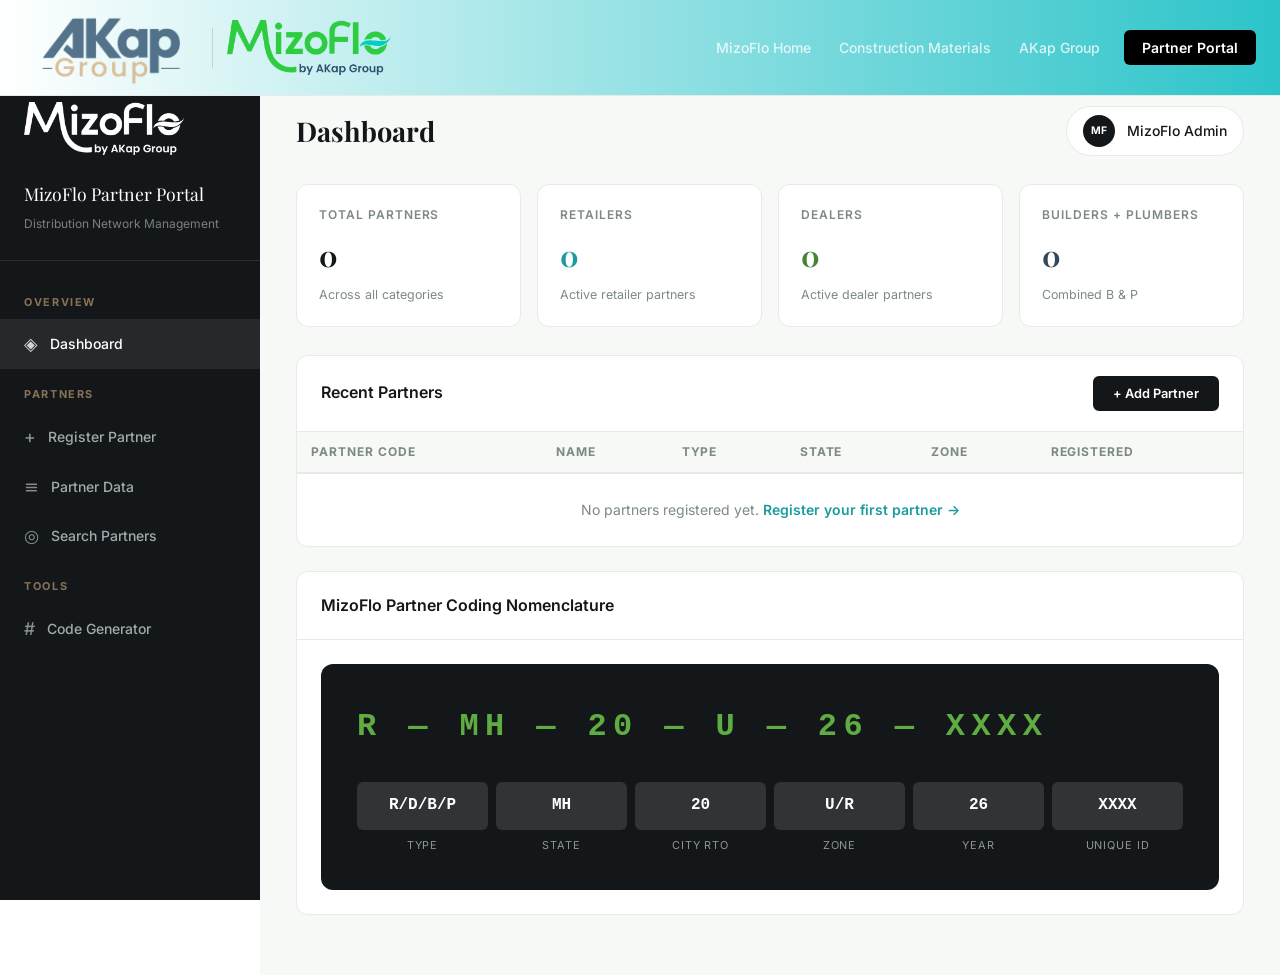
<file: mizoflo-portal.html>
<!DOCTYPE html>
<html lang="en">
<head>
<meta charset="UTF-8">
<meta name="viewport" content="width=device-width, initial-scale=1.0">
<title>Partner Portal | MizoFlo Pipes &amp; Fittings</title>
<link rel="preconnect" href="https://fonts.googleapis.com">
<link href="https://fonts.googleapis.com/css2?family=Inter:wght@300;400;500;600;700&family=Playfair+Display:wght@400;600;700&display=swap" rel="stylesheet">
<link rel="stylesheet" href="style.css">
<link rel="stylesheet" href="mizoflo-theme.css">
<style>
  body { padding-top: 70px; }
  .portal-layout { display: grid; grid-template-columns: 260px 1fr; min-height: calc(100vh - 70px); }
  .portal-sidebar { background: var(--navy); position: sticky; top: 70px; height: calc(100vh - 70px); overflow-y: auto; }
  .portal-tab { display: none; }
  .portal-tab.active { display: block; }
  .tab-btn { background: none; border: none; cursor: pointer; font-family: var(--font-body); width: 100%; text-align: left; }
  @media(max-width:768px){
    .portal-layout{grid-template-columns:1fr;}
    .portal-sidebar{display:none;}
    .portal-mobile-nav{display:flex!important;}
  }
  .portal-mobile-nav{display:none;gap:8px;overflow-x:auto;padding:16px;background:var(--navy);}
  .portal-mobile-nav button{background:rgba(255,255,255,0.1);color:rgba(225,232,233,0.8);border:1px solid rgba(255,255,255,0.15);border-radius:var(--radius-sm);padding:8px 16px;font-size:0.8rem;white-space:nowrap;cursor:pointer;font-family:var(--font-body);}
  .portal-mobile-nav button.active{background:rgba(255,255,255,0.2);color:var(--white);}
</style>
</head>
<body>

<nav class="navbar" id="navbar" style="position:fixed;">
  <div class="nav-container">
    <div class="dual-brand-logos">
      <a href="index.html" class="parent-brand-link" title="AKap Group">
        <img src="images/logo-light.png" data-img="logoLight" alt="AKap Group" class="parent-brand-logo">
      </a>
      <span class="brand-divider"></span>
      <a href="mizoflo.html" class="sub-brand-link" title="MizoFlo Pipes & Fittings">
        <img src="images/mizoflo-logo.png" data-img="mizofloLogo" alt="MizoFlo Pipes &amp; Fittings" class="sub-brand-logo">
      </a>
    </div>
    <button class="hamburger" id="hamburger" aria-label="Toggle menu"><span></span><span></span><span></span></button>
    <ul class="nav-links" id="navLinks">
      <li><a href="mizoflo.html">MizoFlo Home</a></li>
      <li><a href="construction-materials.html">Construction Materials</a></li>
      <li><a href="index.html">AKap Group</a></li>
      <li><a href="mizoflo-portal.html" class="nav-portal-btn active">Partner Portal</a></li>
    </ul>
  </div>
</nav>

<!-- Mobile Tab Nav -->
<div class="portal-mobile-nav" id="mobileNav">
  <button class="active" onclick="switchTab('dashboard',this)">Dashboard</button>
  <button onclick="switchTab('register',this)">Register Partner</button>
  <button onclick="switchTab('data',this)">Partner Data</button>
  <button onclick="switchTab('generate',this)">Generate Code</button>
  <button onclick="switchTab('search',this)">Search</button>
</div>

<div class="portal-layout">
  <!-- Sidebar -->
  <aside class="portal-sidebar">
    <div class="portal-sidebar-logo">

    <img src="images/mizoflo-logo.png" data-img="mizofloLogo"
         class="portal-logo"
         alt="MizoFlo Pipes &amp; Fittings"
         style="filter:brightness(0) invert(1);">

    <span>MizoFlo Partner Portal</span>
    <small>Distribution Network Management</small>

</div>
    <div class="portal-nav-section">
      <div class="portal-nav-label">Overview</div>
      <div class="portal-nav-item tab-btn active" id="nav-dashboard" onclick="switchTab('dashboard', this, true)">
        <span class="portal-nav-icon">◈</span> Dashboard
      </div>
    </div>
    <div class="portal-nav-section">
      <div class="portal-nav-label">Partners</div>
      <div class="portal-nav-item tab-btn" id="nav-register" onclick="switchTab('register', this, true)">
        <span class="portal-nav-icon">+</span> Register Partner
      </div>
      <div class="portal-nav-item tab-btn" id="nav-data" onclick="switchTab('data', this, true)">
        <span class="portal-nav-icon">≡</span> Partner Data
      </div>
      <div class="portal-nav-item tab-btn" id="nav-search" onclick="switchTab('search', this, true)">
        <span class="portal-nav-icon">◎</span> Search Partners
      </div>
    </div>
    <div class="portal-nav-section">
      <div class="portal-nav-label">Tools</div>
      <div class="portal-nav-item tab-btn" id="nav-generate" onclick="switchTab('generate', this, true)">
        <span class="portal-nav-icon">#</span> Code Generator
      </div>
    </div>
  </aside>

  <!-- Main Content -->
  <main class="portal-main">

    <!-- DASHBOARD TAB -->
    <div class="portal-tab active" id="tab-dashboard">
      <div class="portal-topbar">
        <h2>Dashboard</h2>
        <div class="portal-user-badge">
          <div class="portal-user-avatar">MF</div>
          <span>MizoFlo Admin</span>
        </div>
      </div>

      <div class="portal-stats-grid" id="statsGrid">
        <div class="portal-stat-card">
          <div class="psc-label">Total Partners</div>
          <div class="psc-value" id="statTotal">0</div>
          <div class="psc-sub">Across all categories</div>
        </div>
        <div class="portal-stat-card">
          <div class="psc-label">Retailers</div>
          <div class="psc-value" id="statR" style="color:var(--teal-dark)">0</div>
          <div class="psc-sub">Active retailer partners</div>
        </div>
        <div class="portal-stat-card">
          <div class="psc-label">Dealers</div>
          <div class="psc-value" id="statD" style="color:var(--gold-dark)">0</div>
          <div class="psc-sub">Active dealer partners</div>
        </div>
        <div class="portal-stat-card">
          <div class="psc-label">Builders + Plumbers</div>
          <div class="psc-value" id="statBP" style="color:var(--slate)">0</div>
          <div class="psc-sub">Combined B & P</div>
        </div>
      </div>

      <div class="portal-panel">
        <div class="portal-panel-header">
          <h3>Recent Partners</h3>
          <button class="btn-primary" style="padding:8px 18px;font-size:0.8rem;" onclick="switchTab('register',null,true)">+ Add Partner</button>
        </div>
        <div class="portal-panel-body" style="padding:0;">
          <table class="data-table" id="recentTable">
            <thead>
              <tr>
                <th>Partner Code</th>
                <th>Name</th>
                <th>Type</th>
                <th>State</th>
                <th>Zone</th>
                <th>Registered</th>
              </tr>
            </thead>
            <tbody id="recentTbody">
              <tr><td colspan="6" style="text-align:center;color:var(--text-light);padding:24px;">No partners registered yet. <a href="#" onclick="switchTab('register',null,true)" class="link-teal">Register your first partner →</a></td></tr>
            </tbody>
          </table>
        </div>
      </div>

      <div class="portal-panel" id="nomenclature">
        <div class="portal-panel-header">
          <h3>MizoFlo Partner Coding Nomenclature</h3>
        </div>
        <div class="portal-panel-body">
          <div class="nomenclature-box">
            <span class="nomen-code">R — MH — 20 — U — 26 — XXXX</span>
            <div class="nomen-breakdown">
              <div class="nomen-segment"><div class="nomen-seg-value">R/D/B/P</div><div class="nomen-seg-label">Type</div></div>
              <div class="nomen-segment"><div class="nomen-seg-value">MH</div><div class="nomen-seg-label">State</div></div>
              <div class="nomen-segment"><div class="nomen-seg-value">20</div><div class="nomen-seg-label">City RTO</div></div>
              <div class="nomen-segment"><div class="nomen-seg-value">U/R</div><div class="nomen-seg-label">Zone</div></div>
              <div class="nomen-segment"><div class="nomen-seg-value">26</div><div class="nomen-seg-label">Year</div></div>
              <div class="nomen-segment"><div class="nomen-seg-value">XXXX</div><div class="nomen-seg-label">Unique ID</div></div>
            </div>
          </div>
        </div>
      </div>
    </div>

    <!-- REGISTER TAB -->
    <div class="portal-tab" id="tab-register">
      <div class="portal-topbar">
        <h2>Register New Partner</h2>
      </div>

      <div class="portal-panel">
        <div class="portal-panel-header">
          <h3>Partner Details</h3>
          <span style="font-size:0.8rem;color:var(--text-light);">All fields required</span>
        </div>
        <div class="portal-panel-body">
          <div class="form-grid">
            <div class="form-group">
              <label class="form-label">Partner Type</label>
              <select class="form-select" id="pType" onchange="updateCode()">
                <option value="">Select type</option>
                <option value="R">R — Retailer</option>
                <option value="D">D — Dealer</option>
                <option value="B">B — Builder</option>
                <option value="P">P — Plumber</option>
              </select>
            </div>
            <div class="form-group">
              <label class="form-label">Full Name / Business Name</label>
              <input class="form-input" type="text" id="pName" placeholder="e.g. Sharma Hardware Store">
            </div>
          </div>
          <div class="form-grid-3">
            <div class="form-group">
              <label class="form-label">State Code</label>
              <select class="form-select" id="pState" onchange="updateCode()">
                <option value="">State</option>
                <option value="MH">MH — Maharashtra</option>
                <option value="DL">DL — Delhi</option>
                <option value="GJ">GJ — Gujarat</option>
                <option value="RJ">RJ — Rajasthan</option>
                <option value="UP">UP — Uttar Pradesh</option>
                <option value="MP">MP — Madhya Pradesh</option>
                <option value="KA">KA — Karnataka</option>
                <option value="TN">TN — Tamil Nadu</option>
                <option value="WB">WB — West Bengal</option>
                <option value="PB">PB — Punjab</option>
              </select>
            </div>
            <div class="form-group">
              <label class="form-label">City RTO Code</label>
              <input class="form-input" type="text" id="pRTO" maxlength="3" placeholder="e.g. 20" onchange="updateCode()" oninput="updateCode()">
            </div>
            <div class="form-group">
              <label class="form-label">Zone</label>
              <select class="form-select" id="pZone" onchange="updateCode()">
                <option value="">Zone</option>
                <option value="U">U — Urban</option>
                <option value="R">R — Rural</option>
              </select>
            </div>
          </div>
          <div class="form-grid">
            <div class="form-group">
              <label class="form-label">City</label>
              <input class="form-input" type="text" id="pCity" placeholder="City name">
            </div>
            <div class="form-group">
              <label class="form-label">Contact Number</label>
              <input class="form-input" type="tel" id="pPhone" placeholder="+91 XXXXX XXXXX">
            </div>
          </div>
          <div class="form-group">
            <label class="form-label">Address</label>
            <input class="form-input" type="text" id="pAddress" placeholder="Full address">
          </div>
          <div class="form-group">
            <label class="form-label">Notes (optional)</label>
            <input class="form-input" type="text" id="pNotes" placeholder="Any additional information">
          </div>

          <div style="background: var(--off-white); border: 1px solid var(--silver); border-radius: var(--radius-sm); padding: 20px; margin: 24px 0;">
            <div style="font-size:0.75rem;font-weight:700;text-transform:uppercase;letter-spacing:0.1em;color:var(--text-light);margin-bottom:8px;">Generated Partner Code</div>
            <div class="code-display" id="generatedCode">— — — — — — ——</div>
          </div>

          <button class="btn-gold" onclick="registerPartner()" style="padding:14px 40px;font-size:0.95rem;">Register Partner</button>
        </div>
      </div>
    </div>

    <!-- DATA TAB -->
    <div class="portal-tab" id="tab-data">
      <div class="portal-topbar">
        <h2>Partner Data</h2>
        <div style="display:flex;gap:10px;">
          <button class="btn-teal" style="padding:8px 18px;font-size:0.8rem;" onclick="exportCSV()">Export CSV</button>
        </div>
      </div>

      <div class="portal-panel">
        <div class="portal-panel-header">
          <h3>All Partners</h3>
          <div style="display:flex;gap:8px;">
            <select class="form-select" id="filterType" onchange="renderTable()" style="width:auto;padding:6px 12px;font-size:0.8rem;">
              <option value="">All Types</option>
              <option value="R">Retailers</option>
              <option value="D">Dealers</option>
              <option value="B">Builders</option>
              <option value="P">Plumbers</option>
            </select>
            <select class="form-select" id="filterZone" onchange="renderTable()" style="width:auto;padding:6px 12px;font-size:0.8rem;">
              <option value="">All Zones</option>
              <option value="U">Urban</option>
              <option value="R">Rural</option>
            </select>
          </div>
        </div>
        <div class="portal-panel-body" style="padding:0;overflow-x:auto;">
          <table class="data-table">
            <thead>
              <tr>
                <th>Code</th>
                <th>Name</th>
                <th>Type</th>
                <th>State</th>
                <th>City</th>
                <th>Zone</th>
                <th>Contact</th>
                <th>Registered</th>
                <th>Action</th>
              </tr>
            </thead>
            <tbody id="allPartnersTbody">
              <tr><td colspan="9" style="text-align:center;color:var(--text-light);padding:24px;">No partner data yet.</td></tr>
            </tbody>
          </table>
        </div>
      </div>
    </div>

    <!-- SEARCH TAB -->
    <div class="portal-tab" id="tab-search">
      <div class="portal-topbar"><h2>Search Partners</h2></div>
      <div class="portal-panel">
        <div class="portal-panel-body">
          <div style="display:flex;gap:12px;margin-bottom:24px;">
            <input class="form-input" type="text" id="searchInput" placeholder="Search by name, code, city, or contact..." style="flex:1;" oninput="searchPartners()">
          </div>
          <table class="data-table">
            <thead>
              <tr><th>Code</th><th>Name</th><th>Type</th><th>State</th><th>City</th><th>Zone</th><th>Contact</th></tr>
            </thead>
            <tbody id="searchTbody">
              <tr><td colspan="7" style="text-align:center;color:var(--text-light);padding:24px;">Enter a search term above to find partners.</td></tr>
            </tbody>
          </table>
        </div>
      </div>
    </div>

    <!-- CODE GENERATOR TAB -->
    <div class="portal-tab" id="tab-generate">
      <div class="portal-topbar"><h2>Partner Code Generator</h2></div>
      <div class="portal-panel">
        <div class="portal-panel-body">
          <p style="color:var(--text-mid);margin-bottom:24px;">Use this tool to generate a preview partner code based on classification criteria, before formally registering a partner.</p>
          <div class="form-grid-3">
            <div class="form-group">
              <label class="form-label">Partner Type</label>
              <select class="form-select" id="gType" onchange="generatePreview()">
                <option value="R">R — Retailer</option>
                <option value="D">D — Dealer</option>
                <option value="B">B — Builder</option>
                <option value="P">P — Plumber</option>
              </select>
            </div>
            <div class="form-group">
              <label class="form-label">State</label>
              <select class="form-select" id="gState" onchange="generatePreview()">
                <option value="MH">MH</option>
                <option value="DL">DL</option>
                <option value="GJ">GJ</option>
                <option value="RJ">RJ</option>
                <option value="UP">UP</option>
                <option value="MP">MP</option>
                <option value="KA">KA</option>
                <option value="TN">TN</option>
                <option value="WB">WB</option>
                <option value="PB">PB</option>
              </select>
            </div>
            <div class="form-group">
              <label class="form-label">City RTO Code</label>
              <input class="form-input" type="text" id="gRTO" value="20" maxlength="3" oninput="generatePreview()">
            </div>
          </div>
          <div class="form-grid">
            <div class="form-group">
              <label class="form-label">Zone</label>
              <select class="form-select" id="gZone" onchange="generatePreview()">
                <option value="U">U — Urban</option>
                <option value="R">R — Rural</option>
              </select>
            </div>
            <div class="form-group">
              <label class="form-label">Year</label>
              <input class="form-input" type="text" id="gYear" value="26" maxlength="2" oninput="generatePreview()">
            </div>
          </div>
          <div style="background:var(--navy);border-radius:var(--radius-md);padding:32px;text-align:center;margin-top:8px;">
            <div style="font-size:0.75rem;font-weight:700;text-transform:uppercase;letter-spacing:0.15em;color:rgba(225,232,233,0.5);margin-bottom:12px;">Preview Code</div>
            <div class="code-display" id="previewCode" style="font-size:1.8rem;">R — MH — 20 — U — 26 — XXXX</div>
            <p style="color:rgba(225,232,233,0.5);font-size:0.8rem;margin-top:14px;">Unique ID (XXXX) is automatically assigned on registration</p>
          </div>
          <div style="margin-top:24px;">
            <h4 style="color:var(--slate);margin-bottom:16px;font-family:var(--font-display);">Code Segments Explained</h4>
            <div style="display:grid;grid-template-columns:1fr 1fr;gap:12px;">
              <div style="border:1px solid var(--silver);border-radius:var(--radius-sm);padding:14px;">
                <div style="font-weight:700;color:var(--navy);font-size:0.9rem;margin-bottom:4px;">Partner Type (R/D/B/P)</div>
                <div style="font-size:0.8rem;color:var(--text-mid);">Identifies whether the partner is a Retailer, Dealer, Builder, or Plumber in the distribution chain.</div>
              </div>
              <div style="border:1px solid var(--silver);border-radius:var(--radius-sm);padding:14px;">
                <div style="font-weight:700;color:var(--navy);font-size:0.9rem;margin-bottom:4px;">State Code (2 letters)</div>
                <div style="font-size:0.8rem;color:var(--text-mid);">Standard Indian state abbreviation code (e.g. MH for Maharashtra, DL for Delhi).</div>
              </div>
              <div style="border:1px solid var(--silver);border-radius:var(--radius-sm);padding:14px;">
                <div style="font-weight:700;color:var(--navy);font-size:0.9rem;margin-bottom:4px;">City RTO Code</div>
                <div style="font-size:0.8rem;color:var(--text-mid);">The RTO district code of the city where the partner operates.</div>
              </div>
              <div style="border:1px solid var(--silver);border-radius:var(--radius-sm);padding:14px;">
                <div style="font-weight:700;color:var(--navy);font-size:0.9rem;margin-bottom:4px;">Zone (U/R)</div>
                <div style="font-size:0.8rem;color:var(--text-mid);">Urban (U) or Rural (R) — classifies the market type where the partner is located.</div>
              </div>
            </div>
          </div>
        </div>
      </div>
    </div>

  </main>
</div>

<div class="toast" id="toast"></div>

<script src="images.js"></script>
<script src="main.js"></script>
<script>
// ── STORAGE KEY
const STORAGE_KEY = 'mizoflo_partners';
let partners = JSON.parse(localStorage.getItem(STORAGE_KEY) || '[]');

// ── SAVE
function save() { localStorage.setItem(STORAGE_KEY, JSON.stringify(partners)); }

// ── TAB SWITCHING
function switchTab(tab, el, isSidebar) {
  document.querySelectorAll('.portal-tab').forEach(t => t.classList.remove('active'));
  document.getElementById('tab-' + tab).classList.add('active');
  // sidebar
  document.querySelectorAll('.portal-nav-item.tab-btn').forEach(b => b.classList.remove('active'));
  const sideEl = document.getElementById('nav-' + tab);
  if (sideEl) sideEl.classList.add('active');
  // mobile
  document.querySelectorAll('.portal-mobile-nav button').forEach(b => b.classList.remove('active'));
  if (el && !isSidebar) el.classList.add('active');
  updateDashboard();
  renderTable();
}

// ── CODE GENERATION
let codeCounter = partners.length;

function pad(n, l) { return String(n).padStart(l, '0'); }

function generateCode(type, state, rto, zone) {
  codeCounter++;
  const yr = new Date().getFullYear().toString().slice(-2);
  return `${type}${state}${rto}${zone}${yr}${pad(codeCounter, 4)}`;
}

function updateCode() {
  const t = document.getElementById('pType').value;
  const s = document.getElementById('pState').value;
  const r = document.getElementById('pRTO').value || 'XX';
  const z = document.getElementById('pZone').value;
  const yr = new Date().getFullYear().toString().slice(-2);
  if (t && s && z) {
    document.getElementById('generatedCode').textContent = `${t} — ${s} — ${r} — ${z} — ${yr} — XXXX`;
  }
}

function generatePreview() {
  const t = document.getElementById('gType').value;
  const s = document.getElementById('gState').value;
  const r = document.getElementById('gRTO').value || 'XX';
  const z = document.getElementById('gZone').value;
  const yr = document.getElementById('gYear').value || '26';
  document.getElementById('previewCode').textContent = `${t} — ${s} — ${r} — ${z} — ${yr} — XXXX`;
}

// ── REGISTER PARTNER
function registerPartner() {
  const type  = document.getElementById('pType').value;
  const name  = document.getElementById('pName').value.trim();
  const state = document.getElementById('pState').value;
  const rto   = document.getElementById('pRTO').value.trim();
  const zone  = document.getElementById('pZone').value;
  const city  = document.getElementById('pCity').value.trim();
  const phone = document.getElementById('pPhone').value.trim();
  const addr  = document.getElementById('pAddress').value.trim();
  const notes = document.getElementById('pNotes').value.trim();

  if (!type || !name || !state || !rto || !zone || !city || !phone) {
    showToast('Please fill all required fields.', true);
    return;
  }

  const code = generateCode(type, state, rto, zone);
  const date = new Date().toLocaleDateString('en-IN');

  partners.push({ code, name, type, state, rto, zone, city, phone, addr, notes, date });
  save();
  showToast(`Partner registered: ${code}`, false);
  clearForm();
  updateDashboard();
  renderTable();
  switchTab('data', null, true);
}

function clearForm() {
  ['pType','pName','pState','pRTO','pZone','pCity','pPhone','pAddress','pNotes'].forEach(id => {
    const el = document.getElementById(id);
    if (el) el.value = '';
  });
  document.getElementById('generatedCode').textContent = '— — — — — — ——';
}

// ── DASHBOARD STATS
function updateDashboard() {
  document.getElementById('statTotal').textContent = partners.length;
  document.getElementById('statR').textContent = partners.filter(p => p.type === 'R').length;
  document.getElementById('statD').textContent = partners.filter(p => p.type === 'D').length;
  const bp = partners.filter(p => p.type === 'B' || p.type === 'P').length;
  document.getElementById('statBP').textContent = bp;
  // recent 5
  const tbody = document.getElementById('recentTbody');
  const recent = [...partners].reverse().slice(0, 5);
  if (recent.length === 0) {
    tbody.innerHTML = `<tr><td colspan="6" style="text-align:center;color:var(--text-light);padding:24px;">No partners registered yet. <a href="#" onclick="switchTab('register',null,true)" class="link-teal">Register your first partner →</a></td></tr>`;
    return;
  }
  tbody.innerHTML = recent.map(p => `
    <tr>
      <td><code style="font-size:0.8rem;background:var(--off-white);padding:3px 8px;border-radius:4px;">${p.code}</code></td>
      <td>${p.name}</td>
      <td>${typeBadge(p.type)}</td>
      <td>${p.state}</td>
      <td>${zoneBadge(p.zone)}</td>
      <td style="color:var(--text-light);font-size:0.8rem;">${p.date}</td>
    </tr>
  `).join('');
}

// ── RENDER TABLE
function renderTable() {
  const fType = document.getElementById('filterType')?.value || '';
  const fZone = document.getElementById('filterZone')?.value || '';
  let data = partners.filter(p =>
    (!fType || p.type === fType) &&
    (!fZone || p.zone === fZone)
  );
  const tbody = document.getElementById('allPartnersTbody');
  if (!tbody) return;
  if (data.length === 0) {
    tbody.innerHTML = `<tr><td colspan="9" style="text-align:center;color:var(--text-light);padding:24px;">No partners match the current filters.</td></tr>`;
    return;
  }
  tbody.innerHTML = data.map((p, i) => `
    <tr>
      <td><code style="font-size:0.8rem;background:var(--off-white);padding:3px 8px;border-radius:4px;">${p.code}</code></td>
      <td>${p.name}</td>
      <td>${typeBadge(p.type)}</td>
      <td>${p.state}</td>
      <td>${p.city}</td>
      <td>${zoneBadge(p.zone)}</td>
      <td style="font-size:0.85rem;">${p.phone}</td>
      <td style="color:var(--text-light);font-size:0.8rem;">${p.date}</td>
      <td><button onclick="deletePartner(${partners.indexOf(p)})" style="background:none;border:none;color:var(--text-light);cursor:pointer;font-size:0.8rem;">✕</button></td>
    </tr>
  `).join('');
}

// ── SEARCH
function searchPartners() {
  const q = document.getElementById('searchInput').value.toLowerCase().trim();
  const tbody = document.getElementById('searchTbody');
  if (!q) { tbody.innerHTML = `<tr><td colspan="7" style="text-align:center;color:var(--text-light);padding:24px;">Enter a search term above.</td></tr>`; return; }
  const results = partners.filter(p =>
    p.name.toLowerCase().includes(q) ||
    p.code.toLowerCase().includes(q) ||
    p.city.toLowerCase().includes(q) ||
    p.phone.includes(q)
  );
  if (results.length === 0) { tbody.innerHTML = `<tr><td colspan="7" style="text-align:center;color:var(--text-light);padding:24px;">No partners found for "${q}".</td></tr>`; return; }
  tbody.innerHTML = results.map(p => `
    <tr>
      <td><code style="font-size:0.8rem;background:var(--off-white);padding:3px 8px;border-radius:4px;">${p.code}</code></td>
      <td>${p.name}</td>
      <td>${typeBadge(p.type)}</td>
      <td>${p.state}</td>
      <td>${p.city}</td>
      <td>${zoneBadge(p.zone)}</td>
      <td style="font-size:0.85rem;">${p.phone}</td>
    </tr>
  `).join('');
}

// ── DELETE
function deletePartner(idx) {
  if (!confirm('Delete this partner record?')) return;
  partners.splice(idx, 1);
  save();
  renderTable();
  updateDashboard();
  showToast('Partner deleted.');
}

// ── EXPORT CSV
function exportCSV() {
  if (partners.length === 0) { showToast('No data to export.', true); return; }
  const headers = ['Code','Name','Type','State','RTO','Zone','City','Phone','Address','Notes','Date'];
  const rows = partners.map(p => [p.code, p.name, p.type, p.state, p.rto, p.zone, p.city, p.phone, p.addr, p.notes, p.date].map(v => `"${v}"`).join(','));
  const csv = [headers.join(','), ...rows].join('\n');
  const blob = new Blob([csv], {type:'text/csv'});
  const url = URL.createObjectURL(blob);
  const a = document.createElement('a'); a.href = url; a.download = 'mizoflo_partners.csv'; a.click();
  showToast('CSV exported.');
}

// ── BADGES
const typeLabels = { R:'Retailer', D:'Dealer', B:'Builder', P:'Plumber' };
function typeBadge(t) { return `<span class="badge badge-${t.toLowerCase()}">${typeLabels[t]||t}</span>`; }
function zoneBadge(z) { return `<span class="badge ${z==='U'?'badge-urban':'badge-rural'}">${z==='U'?'Urban':'Rural'}</span>`; }

// ── TOAST
function showToast(msg, isError = false) {
  const t = document.getElementById('toast');
  t.textContent = msg;
  t.className = 'toast' + (isError ? ' toast-gold' : '');
  t.classList.add('show');
  setTimeout(() => t.classList.remove('show'), 3000);
}

// ── INIT
updateDashboard();
renderTable();
generatePreview();
</script>
</body>
</html>
</file>
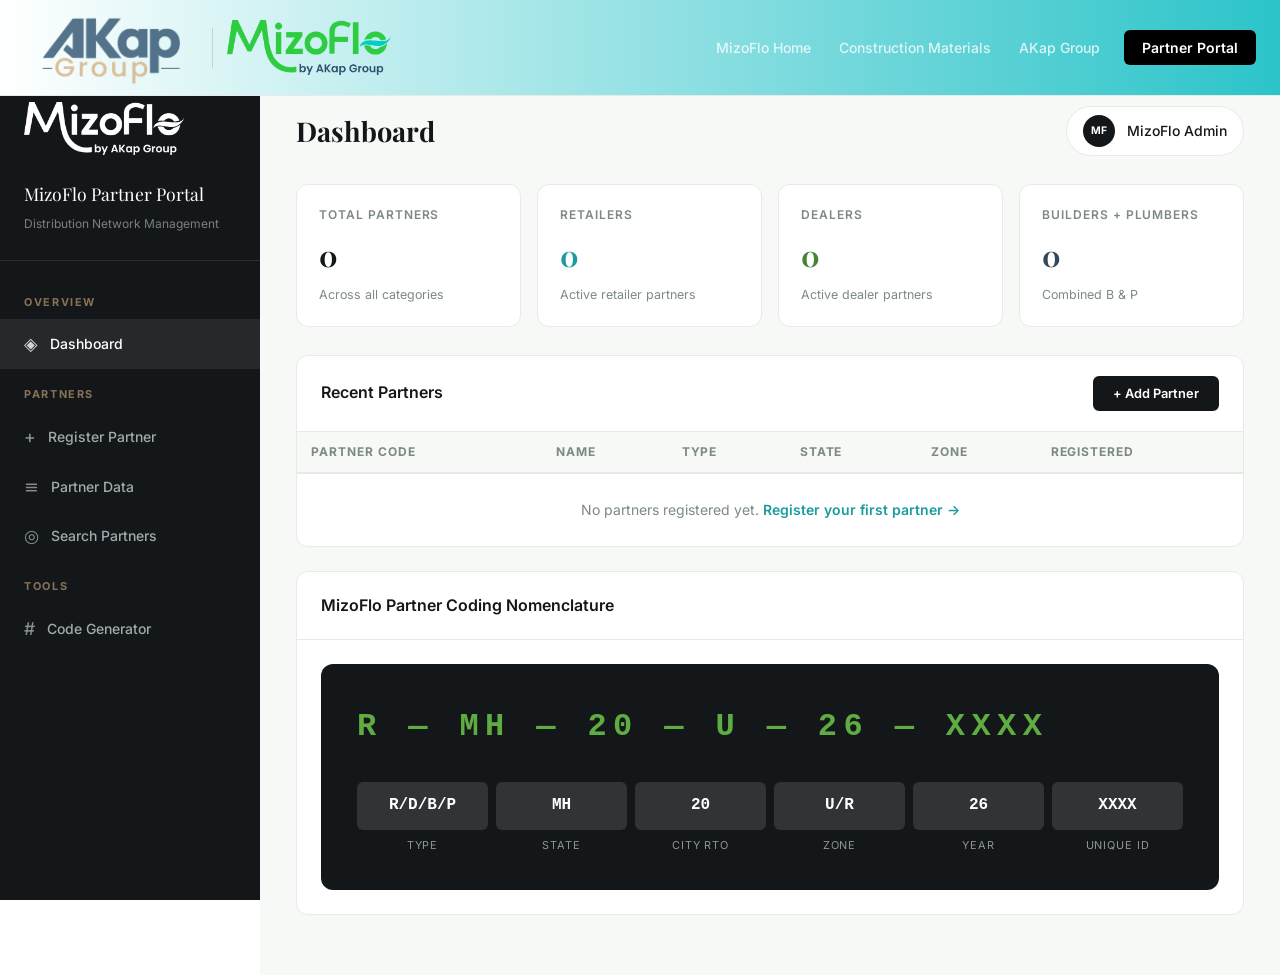
<file: retailer-portal.html>
<!DOCTYPE html>
<html lang="en">
<head>
<meta charset="UTF-8">
<meta http-equiv="refresh" content="0; url=mizoflo-portal.html">
<title>Redirecting… | MizoFlo Partner Portal</title>
<link rel="canonical" href="mizoflo-portal.html">
</head>
<body>
<p>The Retailer Portal has moved. Redirecting to the <a href="mizoflo-portal.html">MizoFlo Partner Portal</a>…</p>
<script>window.location.replace('mizoflo-portal.html');</script>
</body>
</html>
</file>
<file: style.css>
/* ============================================
   AKap Group — Enterprise Website Stylesheet
   Brand Colors:
   Navy Blue:  #2F4F6F
   Gold:       #D5AF7F
   Silver:     #E1E8E9
   ============================================ */

*, *::before, *::after { box-sizing: border-box; margin: 0; padding: 0; }

:root {
  --navy:       #2F4F6F;
  --navy-dark:  #1E3347;
  --navy-light: #3D6385;
  --gold:       #D5AF7F;
  --gold-dark:  #B8925A;
  --gold-light: #E8CEAD;
  --silver:     #E1E8E9;
  --silver-dark:#C5D0D2;
  --white:      #FFFFFF;
  --off-white:  #F7F9FA;
  --text-dark:  #1A2A35;
  --text-mid:   #4A6070;
  --text-light: #7A90A0;
  --font-display: 'Playfair Display', Georgia, serif;
  --font-body:    'Inter', system-ui, sans-serif;
  --radius-sm:  6px;
  --radius-md:  12px;
  --radius-lg:  20px;
  --shadow-sm:  0 2px 8px rgba(47,79,111,0.08);
  --shadow-md:  0 6px 24px rgba(47,79,111,0.12);
  --shadow-lg:  0 16px 48px rgba(47,79,111,0.16);
  --transition: 0.25s ease;

  /* Navbar brand gradient — white (logo zone) fading FAST into this
     brand's solid primary color (nav-links zone). Override
     --navbar-brand in a brand theme file (e.g. mizoflo-theme.css)
     to re-skin the navbar for that brand without touching any HTML
     or other CSS. */
  --navbar-brand: var(--navy);
}

html { scroll-behavior: smooth; }
body {
  font-family: var(--font-body);
  color: var(--text-dark);
  background: var(--white);
  line-height: 1.7;
  font-size: 16px;
}

/* ── UTILITY ── */
.container { max-width: 1200px; margin: 0 auto; padding: 0 2rem; }
.section { padding: 80px 0; }
.section-header { text-align: center; margin-bottom: 56px; }
.section-header h2 { font-family: var(--font-display); font-size: 2.25rem; color: var(--navy); margin-bottom: 16px; }
.section-header p { font-size: 1.05rem; color: var(--text-mid); max-width: 600px; margin: 0 auto; }
.section-eyebrow { font-size: 0.75rem; font-weight: 600; letter-spacing: 0.15em; text-transform: uppercase; color: var(--gold-dark); margin-bottom: 12px; }

/* ── BUTTONS ── */
.btn-primary {
  display: inline-block; padding: 13px 32px;
  background: var(--navy); color: var(--white);
  font-family: var(--font-body); font-size: 0.9rem; font-weight: 600;
  border-radius: var(--radius-sm); text-decoration: none;
  transition: background var(--transition), transform var(--transition);
  border: 2px solid var(--navy);
}
.btn-primary:hover { background: var(--navy-dark); transform: translateY(-1px); }

.btn-secondary {
  display: inline-block; padding: 13px 32px;
  background: transparent; color: var(--navy);
  font-family: var(--font-body); font-size: 0.9rem; font-weight: 600;
  border-radius: var(--radius-sm); text-decoration: none;
  border: 2px solid var(--navy);
  transition: background var(--transition), color var(--transition);
}
.btn-secondary:hover { background: var(--navy); color: var(--white); }

.btn-secondary-light {
  display: inline-block; padding: 13px 32px;
  background: transparent; color: var(--white);
  font-family: var(--font-body); font-size: 0.9rem; font-weight: 600;
  border-radius: var(--radius-sm); text-decoration: none;
  border: 2px solid rgba(255,255,255,0.5);
  transition: background var(--transition), border-color var(--transition);
}
.btn-secondary-light:hover { background: rgba(255,255,255,0.1); border-color: var(--white); }

.btn-gold {
  display: inline-block; padding: 13px 32px;
  background: var(--gold); color: var(--navy-dark);
  font-family: var(--font-body); font-size: 0.9rem; font-weight: 700;
  border-radius: var(--radius-sm); text-decoration: none;
  border: 2px solid var(--gold);
  transition: background var(--transition), transform var(--transition);
}
.btn-gold:hover { background: var(--gold-dark); transform: translateY(-1px); }

/* ── NAVBAR ── */
.navbar {
  position: fixed; top: 0; left: 0; right: 0; z-index: 1000;
  background: linear-gradient(90deg, #ffffff 0%, #ffffff 0%, var(--navbar-brand) 100%, var(--navbar-brand) 100%);
  border-bottom: 1px solid var(--silver);
  transition: box-shadow var(--transition), background var(--transition);
}
.navbar.scrolled { box-shadow: var(--shadow-md); }
.nav-container{
   max-width:1450px;
    width:100%;
    margin:0 auto;
    padding:0 clamp(10px, 2vw, 24px);
    display:flex;
    align-items:center;
    justify-content:space-between;
    height:5.9375rem;
    box-sizing:border-box;
}
.nav-logo { display: flex; align-items: center; gap: 4px; text-decoration: none; }
.logo-mark { font-family: var(--font-display); font-size: 1.6rem; font-weight: 700; line-height: 1; }
.logo-ak { color: var(--navy); }
.logo-ap { color: var(--gold-dark); }
.logo-group { font-family: var(--font-body); font-size: 0.75rem; font-weight: 600; letter-spacing: 0.1em; text-transform: uppercase; color: var(--text-mid); margin-left: 2px; align-self: flex-end; margin-bottom: 3px; }

.nav-links { list-style: none; display: flex; align-items: center; gap: 4px; }
.nav-links a {
  font-size: 0.875rem; font-weight: 500; color: rgba(255,255,255,0.78);
  text-decoration: none; padding: 8px 12px; border-radius: var(--radius-sm);
  transition: color var(--transition), background var(--transition);
}
.nav-links a:hover, .nav-links a.active { color: var(--navbar-brand); background: #ffffff; }
.nav-links a.nav-portal-btn {
  background: var(--navy-dark); color: var(--white);
  padding: 9px 18px; border-radius: var(--radius-sm);
  font-weight: 600; margin-left: 8px;
}
.nav-links a.nav-portal-btn:hover { background: var(--text-dark); }

.hamburger { display: none; flex-direction: column; gap: 5px; background: none; border: none; cursor: pointer; padding: 6px; }
.hamburger span { width: 22px; height: 2px; background: var(--navy); border-radius: 2px; transition: var(--transition); display: block; }

/* ── HERO ── */
.hero {
  min-height: 92vh; padding-top: 80px;
  background: linear-gradient(135deg, var(--navy-dark) 0%, var(--navy) 50%, var(--navy-light) 100%);
  display: flex; flex-direction: column; justify-content: center;
  position: relative; overflow: hidden;
}
/* Optional full-bleed photo behind the hero. Controlled from
   images.js (key: heroHome) — if no image is set, or the file
   404s, the element hides itself and the gradient above shows
   through, so this is fully optional/graceful. */
.hero-bg-image {
  position: absolute; inset: 0; z-index: 0;
  width: 100%; height: 100%; object-fit: cover; object-position: center;
}
/* Brand-colored scrim over the photo so headline text stays
   legible and the section still reads as "this brand's" hero,
   not just a stock photo. Built from the theme's own navy-dark
   variable via color-mix, so it re-themes automatically per brand. */
.hero-overlay {
  position: absolute; inset: 0; z-index: 1;
  background: linear-gradient(100deg,
    color-mix(in srgb, var(--navy-dark) 94%, transparent) 0%,
    color-mix(in srgb, var(--navy-dark) 75%, transparent) 45%,
    color-mix(in srgb, var(--navy-dark) 38%, transparent) 100%);
}
.hero-bg-pattern {
  position: absolute; inset: 0; z-index: 1;
  background-image: radial-gradient(circle at 20% 80%, rgba(213,175,127,0.12) 0%, transparent 50%),
                    radial-gradient(circle at 80% 20%, rgba(225,232,233,0.08) 0%, transparent 50%);
}
.hero-content {
  position: relative; z-index: 2;
  max-width: 1200px; margin: 0 auto; padding: 60px 2rem 70px;
  max-width: 800px;
}
.hero-eyebrow { font-size: 0.75rem; font-weight: 600; letter-spacing: 0.2em; text-transform: uppercase; color: var(--gold); margin-bottom: 20px; }
.hero-title {
  font-family: var(--font-display); font-size: clamp(2.5rem, 6vw, 4.5rem);
  font-weight: 700; line-height: 1.1; color: var(--white); margin-bottom: 24px;
}
.hero-title-accent { color: var(--gold); }
.hero-subtitle { font-size: 1.1rem; color: rgba(225,232,233,0.85); max-width: 580px; margin-bottom: 40px; line-height: 1.8; }
.hero-actions { display: flex; gap: 16px; flex-wrap: wrap; }

/* Full-width highlight strip directly beneath the hero — same idea
   as the tan "Careers / Investors / Media" bar on international
   group sites: a few high-value links, not stat cards, are what a
   first-time visitor actually wants to click next. */
.hero-highlight-strip { background: var(--gold); }
.hero-highlight-strip-inner {
  max-width: 1450px; margin: 0 auto;
  display: grid; grid-template-columns: repeat(3, 1fr);
}
.hero-highlight-item {
  display: flex; flex-direction: column; gap: 6px;
  padding: 26px 36px; text-decoration: none;
  border-right: 1px solid rgba(0,0,0,0.08);
  transition: background var(--transition);
}
.hero-highlight-item:last-child { border-right: none; }
.hero-highlight-item:hover { background: rgba(0,0,0,0.06); }
.hero-highlight-eyebrow {
  font-size: 0.7rem; font-weight: 700; letter-spacing: 0.12em;
  text-transform: uppercase; color: var(--navy-dark); opacity: 0.75;
}
.hero-highlight-title { font-family: var(--font-display); font-size: 1.25rem; font-weight: 700; color: var(--navy-dark); }
@media (max-width: 768px) {
  .hero-highlight-strip-inner { grid-template-columns: 1fr; }
  .hero-highlight-item { border-right: none; border-bottom: 1px solid rgba(0,0,0,0.08); }
  .hero-highlight-item:last-child { border-bottom: none; }
}

/* ── MISSION STRIP ── */
.mission-strip { background: var(--navy); padding: 60px 0; }
.mission-grid { display: grid; grid-template-columns: 1fr 1px 1fr; gap: 48px; align-items: start; }
.mission-divider { background: rgba(255,255,255,0.15); align-self: stretch; }
.mission-card { text-align: center; padding: 0 24px; }
.mission-icon { font-size: 1.8rem; color: var(--gold); margin-bottom: 16px; display: block; }
.mission-card h3 { font-family: var(--font-display); font-size: 1.4rem; color: var(--white); margin-bottom: 14px; }
.mission-card p { color: rgba(225,232,233,0.8); font-size: 0.95rem; line-height: 1.8; }

/* ── BUSINESS CARDS ── */
.businesses-section { background: var(--off-white); }
.business-grid { display: grid; grid-template-columns: repeat(auto-fit, minmax(240px, 1fr)); gap: 24px; }
.business-card {
  background: var(--white); border: 1px solid var(--silver);
  border-radius: var(--radius-md); padding: 32px 28px;
  transition: box-shadow var(--transition), transform var(--transition);
}
.business-card:hover { box-shadow: var(--shadow-md); transform: translateY(-4px); }
.business-icon-wrap { margin-bottom: 20px; width: 56px; height: 56px; background: var(--off-white); border-radius: 14px; display: flex; align-items: center; justify-content: center; }
.business-card h3 { font-family: var(--font-display); font-size: 1.15rem; color: var(--navy); margin-bottom: 10px; }
.business-card p { font-size: 0.9rem; color: var(--text-mid); line-height: 1.7; margin-bottom: 20px; }
.card-link { font-size: 0.875rem; font-weight: 600; color: var(--gold-dark); text-decoration: none; transition: color var(--transition); }
.card-link:hover { color: var(--navy); }

/* ── PRODUCT MOCKUP CARDS (e.g. MizoFlo CPVC/UPVC family shots) ──
   Designed for transparent-background PNG product renders: the
   image sits on a soft tinted panel rather than a hard white card,
   so a background-less PNG doesn't look like it's "floating" on
   nothing. Add more `.product-mockup-card` blocks any time — the
   grid just wraps. */
.product-mockup-grid { display: grid; grid-template-columns: repeat(auto-fit, minmax(280px, 1fr)); gap: 28px; }
.product-mockup-card {
  background: var(--off-white); border: 1px solid var(--silver);
  border-radius: var(--radius-md); overflow: hidden;
  transition: box-shadow var(--transition), transform var(--transition);
  user-select: none; -webkit-user-select: none;
}
.product-mockup-image-wrap img { user-select: none; -webkit-user-select: none; pointer-events: none; cursor: default; }
.product-mockup-card:hover { box-shadow: var(--shadow-md); transform: translateY(-4px); }
.product-mockup-image-wrap {
  display: flex; align-items: center; justify-content: center;
  padding: 36px; min-height: 220px;
  background: radial-gradient(circle at 50% 40%, color-mix(in srgb, var(--gold) 10%, transparent) 0%, transparent 70%);
}
.product-mockup-image-wrap img { max-width: 100%; max-height: 220px; object-fit: contain; }
.product-mockup-card-body { padding: 0 28px 28px; }
.product-mockup-card-body h3 { font-family: var(--font-display); font-size: 1.15rem; color: var(--navy); margin-bottom: 10px; }
.product-mockup-card-body p { font-size: 0.9rem; color: var(--text-mid); line-height: 1.7; }

/* ── LEADERSHIP TEASER ── */
.leadership-teaser { background: var(--white); }
.leadership-inner { display: grid; grid-template-columns: 1fr 1fr; gap: 72px; align-items: center; }
.leadership-text .section-eyebrow { text-align: left; }
.leadership-text h2 { font-family: var(--font-display); font-size: 2rem; color: var(--navy); margin-bottom: 16px; }
.leadership-text p { color: var(--text-mid); margin-bottom: 28px; line-height: 1.8; }

.leadership-cards { display: flex; flex-direction: column; gap: 16px; }
.leader-preview-card {
  display: flex; gap: 16px; align-items: flex-start;
  background: var(--off-white); border: 1px solid var(--silver);
  border-radius: var(--radius-md); padding: 20px;
}
.leader-avatar {
  width: 52px; height: 52px; border-radius: 50%; flex-shrink: 0;
  display: flex; align-items: center; justify-content: center;
  font-size: 0.7rem; font-weight: 700; color: var(--white); letter-spacing: 0.05em;
}
.leader-name { font-weight: 600; color: var(--navy); font-size: 0.9rem; }
.leader-title { font-size: 0.78rem; color: var(--gold-dark); font-weight: 500; margin-top: 2px; text-transform: uppercase; letter-spacing: 0.05em; }
.leader-quote { font-size: 0.83rem; color: var(--text-mid); margin-top: 8px; font-style: italic; line-height: 1.6; }

/* ── VALUES ── */
.values-section { background: var(--navy); }
.values-section .section-header h2 { color: var(--white); }
.values-section .section-header p { color: rgba(225,232,233,0.75); }
.values-grid { display: grid; grid-template-columns: repeat(auto-fit, minmax(200px, 1fr)); gap: 2px; }
.value-item {
  background: rgba(255,255,255,0.04); border: 1px solid rgba(255,255,255,0.08);
  padding: 36px 28px;
  transition: background var(--transition);
}
.value-item:hover { background: rgba(255,255,255,0.07); }
.value-number { font-family: var(--font-display); font-size: 2.5rem; font-weight: 700; color: rgba(213,175,127,0.3); line-height: 1; margin-bottom: 16px; }
.value-item h4 { font-size: 1.05rem; font-weight: 600; color: var(--gold); margin-bottom: 10px; }
.value-item p { font-size: 0.875rem; color: rgba(225,232,233,0.7); line-height: 1.7; }

/* ── CTA SECTION ── */
.cta-section {
  background: linear-gradient(135deg, var(--gold-dark) 0%, var(--gold) 100%);
  padding: 80px 0;
  position: relative; overflow: hidden;
}
/* Optional full-bleed banner photo behind a CTA section (e.g. the
   "Become a MizoFlo Partner" banner). Same safe-fallback pattern as
   .hero-bg-image / .page-hero-bg-image: wire a key up in images.js
   and drop <img class="cta-bg-image" data-img="yourKey"> as the
   first element inside .cta-section, followed by a
   <div class="cta-overlay"></div>. Missing image = the plain
   gold gradient above shows through instead. */
.cta-bg-image {
  position: absolute; inset: 0; z-index: 0;
  width: 100%; height: 100%; object-fit: cover; object-position: center;
}
.cta-overlay {
  position: absolute; inset: 0; z-index: 1;
  background: linear-gradient(100deg,
    color-mix(in srgb, var(--gold) 88%, transparent) 0%,
    color-mix(in srgb, var(--gold) 70%, transparent) 55%,
    color-mix(in srgb, var(--gold) 40%, transparent) 100%);
}
.cta-inner { text-align: center; position: relative; z-index: 2; }
.cta-inner h2 { font-family: var(--font-display); font-size: 2.2rem; color: var(--navy-dark); margin-bottom: 12px; }
.cta-inner p { font-size: 1.05rem; color: rgba(47,79,111,0.8); margin-bottom: 32px; }
.cta-actions { display: flex; gap: 16px; justify-content: center; flex-wrap: wrap; }
.cta-actions .btn-primary { background: var(--navy-dark); border-color: var(--navy-dark); }

/* ── FOOTER ── */
.footer { background: var(--text-dark); padding: 64px 0 0; }
.footer-grid { display: grid; grid-template-columns: 2fr 1fr 1fr 1fr; gap: 40px; padding-bottom: 40px; }
.footer-logo { font-family: var(--font-display); font-size: 1.6rem; font-weight: 700; display: flex; align-items: baseline; gap: 4px; margin-bottom: 14px; }
.footer-logo .logo-group { font-family: var(--font-body); font-size: 0.75rem; letter-spacing: 0.1em; text-transform: uppercase; }
.footer-brand p { font-size: 0.875rem; color: rgba(225,232,233,0.5); line-height: 1.7; }
.footer-links h5 { font-size: 0.75rem; font-weight: 700; text-transform: uppercase; letter-spacing: 0.12em; color: var(--gold); margin-bottom: 16px; }
.footer-links ul { list-style: none; }
.footer-links li { margin-bottom: 8px; }
.footer-links a { font-size: 0.875rem; color: rgba(225,232,233,0.55); text-decoration: none; transition: color var(--transition); }
.footer-links a:hover { color: var(--silver); }
.footer-bottom {
  border-top: 1px solid rgba(255,255,255,0.08);
  padding: 20px 0; text-align: center;
}
.footer-bottom p { font-size: 0.8rem; color: rgba(225,232,233,0.35); }

/* ── PAGE HERO (inner pages) ── */
.page-hero {
  background: linear-gradient(135deg, var(--navy-dark), var(--navy));
  padding: 120px 0 60px; text-align: center;
  position: relative; overflow: hidden;
}
.page-hero h1 { font-family: var(--font-display); font-size: 2.8rem; color: var(--white); margin-bottom: 14px; position: relative; z-index: 2; }
.page-hero p { font-size: 1.05rem; color: rgba(225,232,233,0.8); max-width: 560px; margin: 0 auto; position: relative; z-index: 2; }
.page-hero .section-eyebrow { position: relative; z-index: 2; }
/* Optional full-bleed photo behind an inner-page hero — same pattern
   as .hero-bg-image on the homepage. Wire a key up in images.js and
   drop <img class="page-hero-bg-image" data-img="yourKey"> as the
   very first element inside .page-hero, followed by a
   <div class="page-hero-overlay"></div>. No image set / 404 = the
   element hides itself and the plain gradient shows through, so
   this is fully optional per page.  */
.page-hero-bg-image {
  position: absolute; inset: 0; z-index: 0;
  width: 100%; height: 100%; object-fit: cover; object-position: center;
}
.page-hero-overlay {
  position: absolute; inset: 0; z-index: 1;
  background: linear-gradient(100deg,
    color-mix(in srgb, var(--navy-dark) 72%, transparent) 0%,
    color-mix(in srgb, var(--navy-dark) 60%, transparent) 50%,
    color-mix(in srgb, var(--navy-dark) 35%, transparent) 100%);
}

/* ── ABOUT PAGE ── */
.about-intro { display: grid; grid-template-columns: 1fr 1fr; gap: 72px; align-items: center; }
.about-text h2 { font-family: var(--font-display); font-size: 2rem; color: var(--navy); margin-bottom: 16px; }
.about-text p { color: var(--text-mid); line-height: 1.8; margin-bottom: 16px; }
.about-highlight { background: var(--navy); border-radius: var(--radius-md); padding: 40px; }
.about-highlight h3 { font-family: var(--font-display); font-size: 1.4rem; color: var(--gold); margin-bottom: 14px; }
.about-highlight p { color: rgba(225,232,233,0.85); font-size: 0.95rem; line-height: 1.8; }

.timeline { position: relative; padding-left: 32px; }
.timeline::before { content: ''; position: absolute; left: 0; top: 0; bottom: 0; width: 2px; background: linear-gradient(180deg, var(--navy), var(--gold)); }
.timeline-item { position: relative; margin-bottom: 40px; }
.timeline-item::before { content: ''; position: absolute; left: -36px; top: 6px; width: 10px; height: 10px; border-radius: 50%; background: var(--gold); border: 2px solid var(--white); box-shadow: 0 0 0 2px var(--gold); }
.timeline-year { font-size: 0.75rem; font-weight: 700; color: var(--gold-dark); text-transform: uppercase; letter-spacing: 0.1em; margin-bottom: 6px; }
.timeline-item h4 { font-weight: 600; color: var(--navy); margin-bottom: 6px; }
.timeline-item p { font-size: 0.9rem; color: var(--text-mid); line-height: 1.7; }

/* ── DIRECTORS PAGE ── */
.directors-grid { display: grid; grid-template-columns: repeat(auto-fit, minmax(400px, 1fr)); gap: 32px; }
.director-card {
  background: var(--white); border: 1px solid var(--silver);
  border-radius: var(--radius-lg); overflow: hidden;
  box-shadow: var(--shadow-sm);
  transition: box-shadow var(--transition);
}
.director-card:hover { box-shadow: var(--shadow-md); }
.director-card-header { background: var(--navy); padding: 40px; display: flex; align-items: center; gap: 24px; }
.director-avatar-lg {
  width: 80px; height: 80px; border-radius: 50%; flex-shrink: 0;
  display: flex; align-items: center; justify-content: center;
  font-size: 0.85rem; font-weight: 700; color: var(--navy-dark); background: var(--gold);
  letter-spacing: 0.05em; border: 3px solid rgba(255,255,255,0.2);
}
.director-header-info {}
.director-card-name { font-family: var(--font-display); font-size: 1.35rem; color: var(--white); }
.director-card-title { font-size: 0.8rem; color: var(--gold); font-weight: 600; text-transform: uppercase; letter-spacing: 0.1em; margin-top: 4px; }
.director-card-body { padding: 32px; }
.director-card-quote {
  font-family: var(--font-display); font-size: 1.05rem; color: var(--navy);
  border-left: 3px solid var(--gold); padding-left: 16px; margin-bottom: 24px;
  font-style: italic; line-height: 1.7;
}
.director-card-bio { font-size: 0.9rem; color: var(--text-mid); line-height: 1.8; }
.director-tags { display: flex; flex-wrap: wrap; gap: 8px; margin-top: 20px; }
.director-tag { background: var(--off-white); border: 1px solid var(--silver); border-radius: 100px; padding: 5px 14px; font-size: 0.78rem; font-weight: 500; color: var(--navy); }

/* ── BUSINESSES PAGE ── */
.business-detail-card {
  display: grid; grid-template-columns: 1fr 2fr; gap: 0;
  background: var(--white); border: 1px solid var(--silver);
  border-radius: var(--radius-md); overflow: hidden; margin-bottom: 24px;
  box-shadow: var(--shadow-sm);
}
.business-detail-sidebar { background: var(--navy); padding: 36px; display: flex; flex-direction: column; justify-content: center; }
.business-detail-num { font-family: var(--font-display); font-size: 4rem; font-weight: 700; color: rgba(213,175,127,0.25); line-height: 1; }
.business-detail-name { font-family: var(--font-display); font-size: 1.25rem; color: var(--white); margin-top: 8px; }
.business-detail-content { padding: 36px; }
.business-detail-content h3 { font-family: var(--font-display); font-size: 1.4rem; color: var(--navy); margin-bottom: 12px; }
.business-detail-content p { color: var(--text-mid); line-height: 1.8; margin-bottom: 16px; }
.business-detail-content ul { list-style: none; }
.business-detail-content ul li { font-size: 0.9rem; color: var(--text-mid); padding: 4px 0; }
.business-detail-content ul li::before { content: '—'; color: var(--gold-dark); margin-right: 10px; }

/* ── RETAILER PORTAL ── */
.portal-layout { display: grid; grid-template-columns: 280px 1fr; gap: 0; min-height: calc(100vh - 70px); }
.portal-sidebar {
  background: var(--navy); padding: 32px 0;
  position: sticky; top: 70px; height: calc(100vh - 70px); overflow-y: auto;
}
.portal-sidebar-logo { padding: 0 24px 24px; border-bottom: 1px solid rgba(255,255,255,0.1); margin-bottom: 24px; }
.portal-sidebar-logo span { font-family: var(--font-display); font-size: 1.1rem; color: var(--white); display: block; }
.portal-sidebar-logo small { font-size: 0.75rem; color: rgba(225,232,233,0.5); }
.portal-nav-section { margin-bottom: 8px; }
.portal-nav-label { font-size: 0.68rem; font-weight: 700; text-transform: uppercase; letter-spacing: 0.15em; color: rgba(213,175,127,0.6); padding: 8px 24px; }
.portal-nav-item {
  display: flex; align-items: center; gap: 12px;
  padding: 10px 24px; font-size: 0.875rem; font-weight: 500; color: rgba(225,232,233,0.7);
  cursor: pointer; transition: background var(--transition), color var(--transition);
  border-left: 3px solid transparent;
}
.portal-nav-item:hover { background: rgba(255,255,255,0.06); color: var(--white); }
.portal-nav-item.active { background: rgba(255,255,255,0.08); color: var(--white); border-left-color: var(--gold); }
.portal-nav-icon { font-size: 1.1rem; opacity: 0.8; }

.portal-main { background: var(--off-white); padding: 36px; }
.portal-topbar { display: flex; justify-content: space-between; align-items: center; margin-bottom: 28px; }
.portal-topbar h2 { font-family: var(--font-display); font-size: 1.7rem; color: var(--navy); }
.portal-user-badge { display: flex; align-items: center; gap: 12px; background: var(--white); border: 1px solid var(--silver); border-radius: 100px; padding: 8px 16px; }
.portal-user-badge span { font-size: 0.875rem; font-weight: 500; color: var(--navy); }
.portal-user-avatar { width: 32px; height: 32px; border-radius: 50%; background: var(--navy); display: flex; align-items: center; justify-content: center; font-size: 0.65rem; font-weight: 700; color: var(--white); }

.portal-stats-grid { display: grid; grid-template-columns: repeat(4, 1fr); gap: 16px; margin-bottom: 28px; }
.portal-stat-card { background: var(--white); border: 1px solid var(--silver); border-radius: var(--radius-md); padding: 20px 22px; }
.portal-stat-card .psc-label { font-size: 0.75rem; font-weight: 600; text-transform: uppercase; letter-spacing: 0.08em; color: var(--text-light); margin-bottom: 6px; }
.portal-stat-card .psc-value { font-family: var(--font-display); font-size: 1.8rem; font-weight: 700; color: var(--navy); }
.portal-stat-card .psc-sub { font-size: 0.78rem; color: var(--text-light); margin-top: 4px; }

.portal-panel { background: var(--white); border: 1px solid var(--silver); border-radius: var(--radius-md); overflow: hidden; margin-bottom: 24px; }
.portal-panel-header { padding: 20px 24px; border-bottom: 1px solid var(--silver); display: flex; justify-content: space-between; align-items: center; }
.portal-panel-header h3 { font-weight: 600; color: var(--navy); font-size: 1rem; }
.portal-panel-body { padding: 24px; }

.data-table { width: 100%; border-collapse: collapse; }
.data-table th { font-size: 0.75rem; font-weight: 700; text-transform: uppercase; letter-spacing: 0.08em; color: var(--text-light); padding: 10px 14px; border-bottom: 2px solid var(--silver); text-align: left; background: var(--off-white); }
.data-table td { padding: 12px 14px; border-bottom: 1px solid var(--silver); font-size: 0.875rem; color: var(--text-dark); }
.data-table tr:last-child td { border-bottom: none; }
.data-table tr:hover td { background: var(--off-white); }

.badge { display: inline-block; padding: 3px 10px; border-radius: 100px; font-size: 0.72rem; font-weight: 600; text-transform: uppercase; letter-spacing: 0.05em; }
.badge-retailer { background: #EBF4FF; color: #2F4F6F; }
.badge-dealer   { background: #FFF5E6; color: #8A5E1A; }
.badge-builder  { background: #EDF7EE; color: #1E5E23; }
.badge-plumber  { background: #F0EDFF; color: #4A2E8A; }
.badge-urban    { background: #E6F7F5; color: #1A5E54; }
.badge-rural    { background: #FEF0E8; color: #7A3A14; }

.form-group { margin-bottom: 20px; }
.form-label { display: block; font-size: 0.8rem; font-weight: 600; color: var(--text-dark); margin-bottom: 6px; text-transform: uppercase; letter-spacing: 0.06em; }
.form-input, .form-select {
  width: 100%; padding: 10px 14px;
  border: 1.5px solid var(--silver); border-radius: var(--radius-sm);
  font-family: var(--font-body); font-size: 0.9rem; color: var(--text-dark);
  background: var(--white); transition: border-color var(--transition);
  outline: none;
}
.form-input:focus, .form-select:focus { border-color: var(--navy); box-shadow: 0 0 0 3px rgba(47,79,111,0.1); }
.form-grid { display: grid; grid-template-columns: 1fr 1fr; gap: 16px; }
.form-grid-3 { display: grid; grid-template-columns: 1fr 1fr 1fr; gap: 16px; }

.code-display {
  background: var(--navy); color: var(--gold); font-family: monospace;
  font-size: 1.4rem; letter-spacing: 0.15em; padding: 16px 24px;
  border-radius: var(--radius-sm); display: inline-block; margin-top: 8px;
}

/* ── CONTACT PAGE ── */
.contact-grid { display: grid; grid-template-columns: 1fr 1.5fr; gap: 56px; }
.contact-info h2 { font-family: var(--font-display); font-size: 1.8rem; color: var(--navy); margin-bottom: 16px; }
.contact-info p { color: var(--text-mid); line-height: 1.8; margin-bottom: 28px; }
.contact-item { display: flex; align-items: flex-start; gap: 16px; margin-bottom: 20px; }
.contact-item-icon { width: 40px; height: 40px; background: var(--off-white); border: 1px solid var(--silver); border-radius: var(--radius-sm); display: flex; align-items: center; justify-content: center; flex-shrink: 0; color: var(--navy); font-size: 1rem; }
.contact-item-label { font-size: 0.75rem; font-weight: 700; text-transform: uppercase; letter-spacing: 0.1em; color: var(--gold-dark); margin-bottom: 2px; }
.contact-item-value { font-size: 0.9rem; color: var(--text-dark); }

.contact-form-wrap { background: var(--white); border: 1px solid var(--silver); border-radius: var(--radius-lg); padding: 40px; box-shadow: var(--shadow-sm); }
.contact-form-wrap h3 { font-family: var(--font-display); font-size: 1.4rem; color: var(--navy); margin-bottom: 24px; }

/* ── NOMENCLATURE EXPLAINER ── */
.nomenclature-box { background: var(--navy); border-radius: var(--radius-md); padding: 36px; }
.nomen-code { font-family: monospace; font-size: 2rem; font-weight: 700; color: var(--gold); letter-spacing: 0.2em; margin-bottom: 28px; display: block; }
.nomen-breakdown { display: grid; grid-template-columns: repeat(6, 1fr); gap: 8px; }
.nomen-segment { text-align: center; }
.nomen-seg-value { background: rgba(255,255,255,0.12); color: var(--white); font-family: monospace; font-size: 1rem; font-weight: 700; padding: 10px; border-radius: var(--radius-sm); margin-bottom: 6px; }
.nomen-seg-label { font-size: 0.68rem; color: rgba(225,232,233,0.6); text-transform: uppercase; letter-spacing: 0.08em; }

/* ── RESPONSIVE ── */
@media (max-width: 1024px) {
  .portal-layout { grid-template-columns: 1fr; }
  .portal-sidebar { position: static; height: auto; display: none; }
  .portal-stats-grid { grid-template-columns: repeat(2, 1fr); }
  .leadership-inner { grid-template-columns: 1fr; gap: 40px; }
  .footer-grid { grid-template-columns: 1fr 1fr; }
}
@media (max-width: 768px) {
  .nav-links { display: none; flex-direction: column; position: absolute; top: 70px; left: 0; right: 0; background: var(--white); border-bottom: 1px solid var(--silver); padding: 16px; gap: 4px; box-shadow: var(--shadow-md); align-items: stretch; }
  .nav-links.open { display: flex; }
  .nav-links a { color: var(--text-mid); }
  .nav-links a:hover, .nav-links a.active { color: var(--navbar-brand); background: var(--off-white); }
  .nav-links a.nav-portal-btn { color: var(--white); }
  .hamburger { display: flex; }
  .hamburger span { background: #ffffff; }
  .section { padding: 56px 0; }
  .hero-content { padding: 60px 1.5rem 20px; }
  .hero-visual { padding: 0 1.5rem 40px; }
  .mission-grid { grid-template-columns: 1fr; }
  .mission-divider { height: 1px; width: 100%; }
  .about-intro, .contact-grid { grid-template-columns: 1fr; }
  .business-detail-card { grid-template-columns: 1fr; }
  .directors-grid { grid-template-columns: 1fr; }
  .portal-stats-grid { grid-template-columns: 1fr 1fr; }
  .footer-grid { grid-template-columns: 1fr; gap: 28px; }
  .form-grid, .form-grid-3 { grid-template-columns: 1fr; }
  .nomen-breakdown { grid-template-columns: repeat(3, 1fr); }
}
@media (max-width: 480px) {
  .hero-title { font-size: 2rem; }
  .portal-stats-grid { grid-template-columns: 1fr; }
}

/* ── ANIMATIONS ── */
@keyframes fadeInUp { from { opacity: 0; transform: translateY(20px); } to { opacity: 1; transform: translateY(0); } }
.fade-in-up { animation: fadeInUp 0.6s ease forwards; }
.fade-in-up-delay-1 { animation-delay: 0.1s; opacity: 0; animation-fill-mode: forwards; animation-name: fadeInUp; animation-duration: 0.6s; animation-timing-function: ease; }
.fade-in-up-delay-2 { animation-delay: 0.2s; opacity: 0; animation-fill-mode: forwards; animation-name: fadeInUp; animation-duration: 0.6s; animation-timing-function: ease; }
.fade-in-up-delay-3 { animation-delay: 0.3s; opacity: 0; animation-fill-mode: forwards; animation-name: fadeInUp; animation-duration: 0.6s; animation-timing-function: ease; }

/* ── SUCCESS / TOAST ── */
.toast {
  position: fixed; bottom: 32px; right: 32px; z-index: 9999;
  background: var(--navy); color: var(--white);
  padding: 14px 24px; border-radius: var(--radius-md);
  font-size: 0.9rem; font-weight: 500;
  box-shadow: var(--shadow-lg);
  transform: translateY(100px); opacity: 0;
  transition: transform 0.3s ease, opacity 0.3s ease;
}
.toast.show { transform: translateY(0); opacity: 1; }
.toast-gold { background: var(--gold-dark); color: var(--white); }
.site-logo{
    height:6rem;
    width:auto;
   max-width:16.5rem;
    display:block;
    object-fit:contain;
    object-position:left center;
}
.nav-logo, .dual-brand-logos { flex-shrink: 0; }
.nav-links { flex-shrink: 0; }
.nav-logo{
    display:flex;
    align-items:center;
    margin-left:0;
    flex-shrink:0;
}

@media (max-width:48em){
    .site-logo{
        height:67px;
        max-width:192px;
    }
}
.footer-logo-img{
    height:55px;
    width:auto;
}
.portal-logo{
    width:160px;
    margin-bottom:15px;
}
.director-photo{
    width:90px;
    height:90px;
    border-radius:50%;
    object-fit:cover;
    border:4px solid rgba(255,255,255,.25);
    flex-shrink:0;
}
.leader-avatar-img{
    width:52px;
    height:52px;
    border-radius:50%;
    object-fit:cover;
}

/* ════════════════════════════════════════════════════════════
   SUB-BRAND / DUAL-LOGO HEADER
   Used on subsidiary brand pages (e.g. MizoFlo) to show the
   parent AKap Group identity alongside the subsidiary brand.
   Colors here use var(--gold)/var(--navy) etc. so they inherit
   whichever brand theme file is loaded on that page.
   ════════════════════════════════════════════════════════════ */
.dual-brand-logos { display: flex; align-items: center; gap: 14px; }
.parent-brand-link { display: flex; align-items: center; text-decoration: none; }
.parent-brand-logo { height: 96px; width: auto; max-width: 264px; object-fit: contain; opacity: 0.8; transition: opacity var(--transition); }
.parent-brand-link:hover .parent-brand-logo { opacity: 1; }
.brand-divider { width: 1px; height: 40px; background: var(--silver-dark); display: inline-block; }
.sub-brand-link { display: flex; align-items: center; text-decoration: none; }
.sub-brand-logo { height: 55px; width: auto; max-width: 165px; object-fit: contain; }

@media (max-width: 768px) {
  .parent-brand-logo { height: 67px; max-width: 192px; } 
   .sub-brand-logo { height: 36px; max-width: 96.84px; }
  .brand-divider { height: 30px; }
}
.parent-brand-badge {
  display: inline-flex; align-items: center; gap: 8px;
  font-size: 0.78rem; color: rgba(255,255,255,0.6);
}
.parent-brand-badge img { height: 18px; opacity: 0.9; }
.parent-brand-badge a { color: var(--gold-light); text-decoration: none; font-weight: 600; }
.parent-brand-badge a:hover { text-decoration: underline; }

/* ════════════════════════════════════════════════════════════
   BUSINESS AREA CARDS
   Used on businesses.html (area overview) and on each business
   area page (e.g. construction-materials.html) to list the
   companies/brands operating within that vertical.
   ════════════════════════════════════════════════════════════ */
.area-grid { display: grid; grid-template-columns: repeat(auto-fit, minmax(260px, 1fr)); gap: 24px; }
.area-card {
  background: var(--white); border: 1px solid var(--silver);
  border-radius: var(--radius-md); padding: 32px;
  text-decoration: none; display: block;
  transition: transform var(--transition), box-shadow var(--transition);
}
.area-card:hover { transform: translateY(-4px); box-shadow: var(--shadow-md); }
.area-card-logo-wrap {
  height: 56px; display: flex; align-items: center; margin-bottom: 22px;
}
.area-card-logo { height: 100%; max-width: 160px; width: auto; object-fit: contain; }
.area-card h3 { font-family: var(--font-display); color: var(--navy); font-size: 1.2rem; margin-bottom: 8px; }
.area-card p { font-size: 0.9rem; color: var(--text-mid); line-height: 1.7; margin-bottom: 18px; }
.area-card .card-link { font-weight: 600; }
.area-card-tag {
  display: inline-block; font-size: 0.7rem; font-weight: 700;
  text-transform: uppercase; letter-spacing: 0.08em;
  padding: 4px 12px; border-radius: 100px; margin-bottom: 14px;
}

/* ════════════════════════════════════════════════════════════
   BUSINESSES NAV DROPDOWN
   Top-level "Businesses" → panel listing Business Areas, each
   with its Brands listed directly underneath (indented), instead
   of a second flyout — this is what keeps it from ever overflowing
   off the right edge of the viewport, regardless of how close to
   the edge the "Businesses" item sits.
   Currently: Construction Materials → MizoFlo Pipes & Fittings.
   Extend by duplicating .nav-dropdown-area blocks for new areas,
   and .nav-dropdown-brand-link rows (with their logo + name) for
   new brands within an area.
   ════════════════════════════════════════════════════════════ */
.nav-dropdown { position: relative; }
.nav-dropdown-toggle { display: inline-block; }
.nav-dropdown-panel {
  position: absolute; top: 100%; left: 0; margin-top: 8px;
  background: var(--white); border: 1px solid var(--silver);
  border-radius: var(--radius-sm); box-shadow: var(--shadow-md);
  min-width: 250px; padding: 8px; z-index: 1100;
  opacity: 0; visibility: hidden; transform: translateY(6px);
  transition: opacity 0.2s ease, transform 0.2s ease, visibility 0.2s ease;
}
.nav-dropdown:hover .nav-dropdown-panel,
.nav-dropdown-panel:hover,
.nav-dropdown:focus-within .nav-dropdown-panel {
  opacity: 1; visibility: visible; transform: translateY(0);
}
.nav-dropdown-area { position: relative; }
.nav-links a.nav-dropdown-area-link {
  display: flex; align-items: center; gap: 10px;
  padding: 10px 40px 10px 14px; border-radius: var(--radius-sm);
  color: var(--navy); text-decoration: none;
  font-weight: 600; font-size: 0.875rem;
}
.nav-links a.nav-dropdown-area-link:hover { background: var(--off-white); color: var(--navy-dark); }
.nav-dropdown-area-toggle {
  position: absolute; top: 4px; right: 4px;
  width: 32px; height: 32px;
  display: flex; align-items: center; justify-content: center;
  background: none; border: none; cursor: pointer;
  color: var(--text-light); border-radius: var(--radius-sm);
}
.nav-dropdown-area-toggle:hover { background: var(--off-white); color: var(--navy); }
.nav-dropdown-area-arrow { font-size: 1rem; display: inline-block; transition: transform 0.2s ease; }
.nav-dropdown-area.open .nav-dropdown-area-toggle .nav-dropdown-area-arrow,
.nav-dropdown-area:hover .nav-dropdown-area-arrow { transform: rotate(90deg); }

.nav-dropdown-brands {
  max-height: 0; overflow: hidden; opacity: 0;
  margin: 0 0 0 14px; padding-left: 12px; border-left: 2px solid var(--silver);
  transition: max-height 0.25s ease, opacity 0.2s ease, margin 0.25s ease;
}
.nav-dropdown-area:hover .nav-dropdown-brands,
.nav-dropdown-area.open .nav-dropdown-brands,
.nav-dropdown-area:focus-within .nav-dropdown-brands {
  max-height: 200px; opacity: 1; margin-top: 2px; margin-bottom: 6px;
}
.nav-links a.nav-dropdown-brand-link {
  display: flex; align-items: center; gap: 9px;
  padding: 8px 12px; border-radius: var(--radius-sm);
  color: var(--text-mid); text-decoration: none; font-size: 0.85rem;
}
.nav-links a.nav-dropdown-brand-link:hover { background: var(--off-white); color: var(--navy); }
.nav-dropdown-brand-logo { height: 18px; width: auto; max-width: 70px; object-fit: contain; flex-shrink: 0; }

.nav-dropdown-toggle-arrow { margin-left: 4px; font-size: 0.7rem; opacity: 0.7; display: inline-block; }

@media (max-width: 768px) {
  .nav-dropdown-panel {
    position: static; opacity: 1; visibility: visible; transform: none;
    box-shadow: none; border: none; min-width: auto;
    padding: 2px 0 6px 14px; margin-top: 4px;
  }
  .nav-dropdown-area:hover .nav-dropdown-brands { max-height: 0; opacity: 0; margin: 0; }
  .nav-dropdown-area.open .nav-dropdown-brands { max-height: 200px; opacity: 1; margin-top: 2px; margin-bottom: 6px; }
  .nav-links a.nav-dropdown-area-link { padding: 8px 40px 8px 14px; }
}
</file>
<file: mizoflo-theme.css>
/* ════════════════════════════════════════════════════════════════
   MIZOFLO PIPES & FITTINGS — BRAND THEME
   ════════════════════════════════════════════════════════════════
   This file is the ONLY place you need to edit to change MizoFlo's
   brand colors across the entire MizoFlo section of the site
   (mizoflo.html, mizoflo-portal.html, and any future MizoFlo pages).

   HOW IT WORKS:
   style.css defines the site's components (buttons, cards, nav,
   portal UI, badges, hero sections, etc.) using CSS variables like
   --navy and --gold instead of hardcoded colors. On MizoFlo pages,
   we load style.css FIRST and this file SECOND. Because this file
   re-declares those same variable names, every shared component
   automatically re-themes itself in MizoFlo's colors — no other
   CSS file needs to change.

   TO REBRAND MIZOFLO IN THE FUTURE: just edit the hex values below.
   TO ADD A NEW BRAND/COMPANY: copy this file (e.g. brand-newco.css),
   change the hex values, and load it instead of this one on that
   company's pages.
   ════════════════════════════════════════════════════════════════ */

:root {
  /* Primary / structural color — replaces AKap "navy" everywhere
     (navbar accents, dark sections, sidebar, headers, footer bg) */
  --navy:        #14171A;   /* MizoFlo Black */
  --navy-dark:   #000000;
  --navy-light:  #2B2F33;

  /* Accent color — replaces AKap "gold" everywhere
     (buttons, links, highlights, badges, active states) */
  --gold:        #5FAD41;   /* MizoFlo Parrot Green */
  --gold-dark:   #468534;
  --gold-light:  #8ED16F;

  /* Neutral tones — kept close to the base palette so layout,
     spacing and contrast remain consistent; tuned to feel
     cohesive with black + green instead of navy + gold */
  --silver:      #E7EAE6;
  --silver-dark: #CBD2C7;
  --off-white:   #F7F9F6;
  --text-dark:   #15191A;
  --text-mid:    #4B5550;
  --text-light:  #7C8A82;

  /* Navbar gradient (white → MizoFlo Wave Teal) — see style.css
     for how --navbar-brand drives the navbar. The navbar reads as
     a background/atmosphere element, not a primary action, so it
     uses the teal "wave" color from the logo rather than the green
     used for primary buttons and CTAs — this keeps green reserved
     for "click me" and gives the nav its own distinct identity. */
  --navbar-brand: var(--teal);

  /* ──────────────────────────────────────────────────────────────
     SECONDARY BRAND ACCENTS — pulled directly from the MizoFlo logo
     ──────────────────────────────────────────────────────────────
     The logo itself already contains two more colors beyond the
     green wordmark: a teal/cyan wave inside the "o", and a slate
     blue used for "by AKap Group". Rather than invent a new color
     (e.g. yellow), we lift these two straight out of the existing
     logo so every accent on the site can be traced back to it.

     ROLES:
     --teal  → functional / data accent. Use for secondary buttons,
               links inside body copy, data-table highlights, chart
               lines, anything "informational" that shouldn't
               compete with the green primary-action color.
     --slate → heading / structural text accent. Use for large
               headings or labels where you want something softer
               than pure black but still authoritative — and it
               visually ties MizoFlo back to the AKap Group parent
               brand, since it's the exact color used in the logo's
               "by AKap Group" lockup. */
  --teal:        #2BC4C9;
  --teal-dark:   #1D9CA0;
  --teal-light:  #7FE0E3;

  --slate:       #33475B;
  --slate-dark:  #22303D;
  --slate-light: #5C7288;
}

/* ──────────────────────────────────────────────────────────────
   MIZOFLO COMPONENT OVERRIDES using the new accents
   ────────────────────────────────────────────────────────────── */

/* Secondary/functional button — for actions like "Export CSV" that
   are real actions but shouldn't visually compete with the green
   primary CTA (btn-gold, which stays green via the --gold variable) */
.btn-teal {
  background: transparent;
  color: var(--teal-dark);
  border: 2px solid var(--teal);
  border-radius: var(--radius-sm, 6px);
  font-weight: 600;
  cursor: pointer;
  transition: var(--transition, 0.2s ease);
}
.btn-teal:hover {
  background: var(--teal);
  color: var(--white, #fff);
}

/* Functional links (inline text links pointing to an action,
   e.g. "Register your first partner →") */
.link-teal {
  color: var(--teal-dark);
  text-decoration: none;
  font-weight: 600;
}
.link-teal:hover { text-decoration: underline; }

/* Structural heading accent — softer than pure black, ties back to
   the "by AKap Group" text in the logo */
.text-slate { color: var(--slate); }
.text-slate-dark { color: var(--slate-dark); }

/* Stat-card value accent variants, used on the portal dashboard so
   each metric doesn't default to plain black or repeat green */
.stat-teal  { color: var(--teal-dark) !important; }
.stat-slate { color: var(--slate) !important; }
</file>
